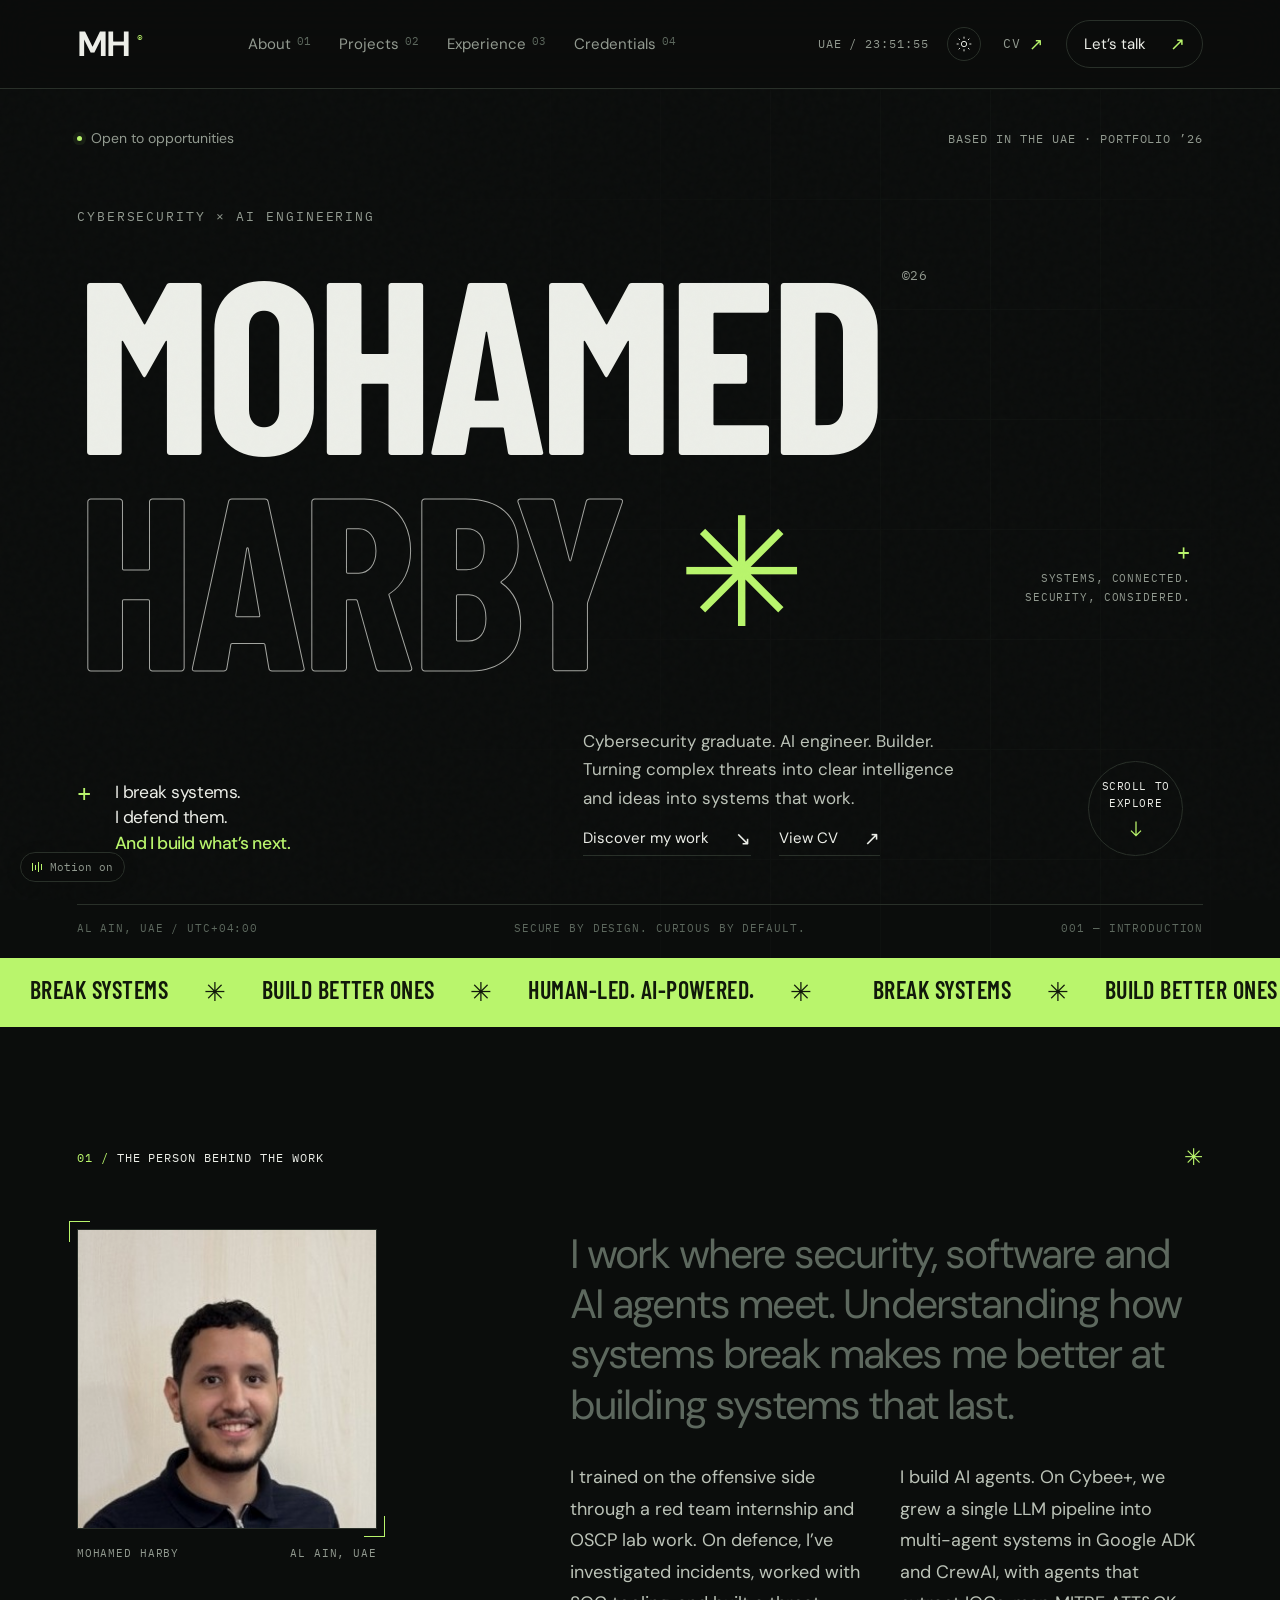
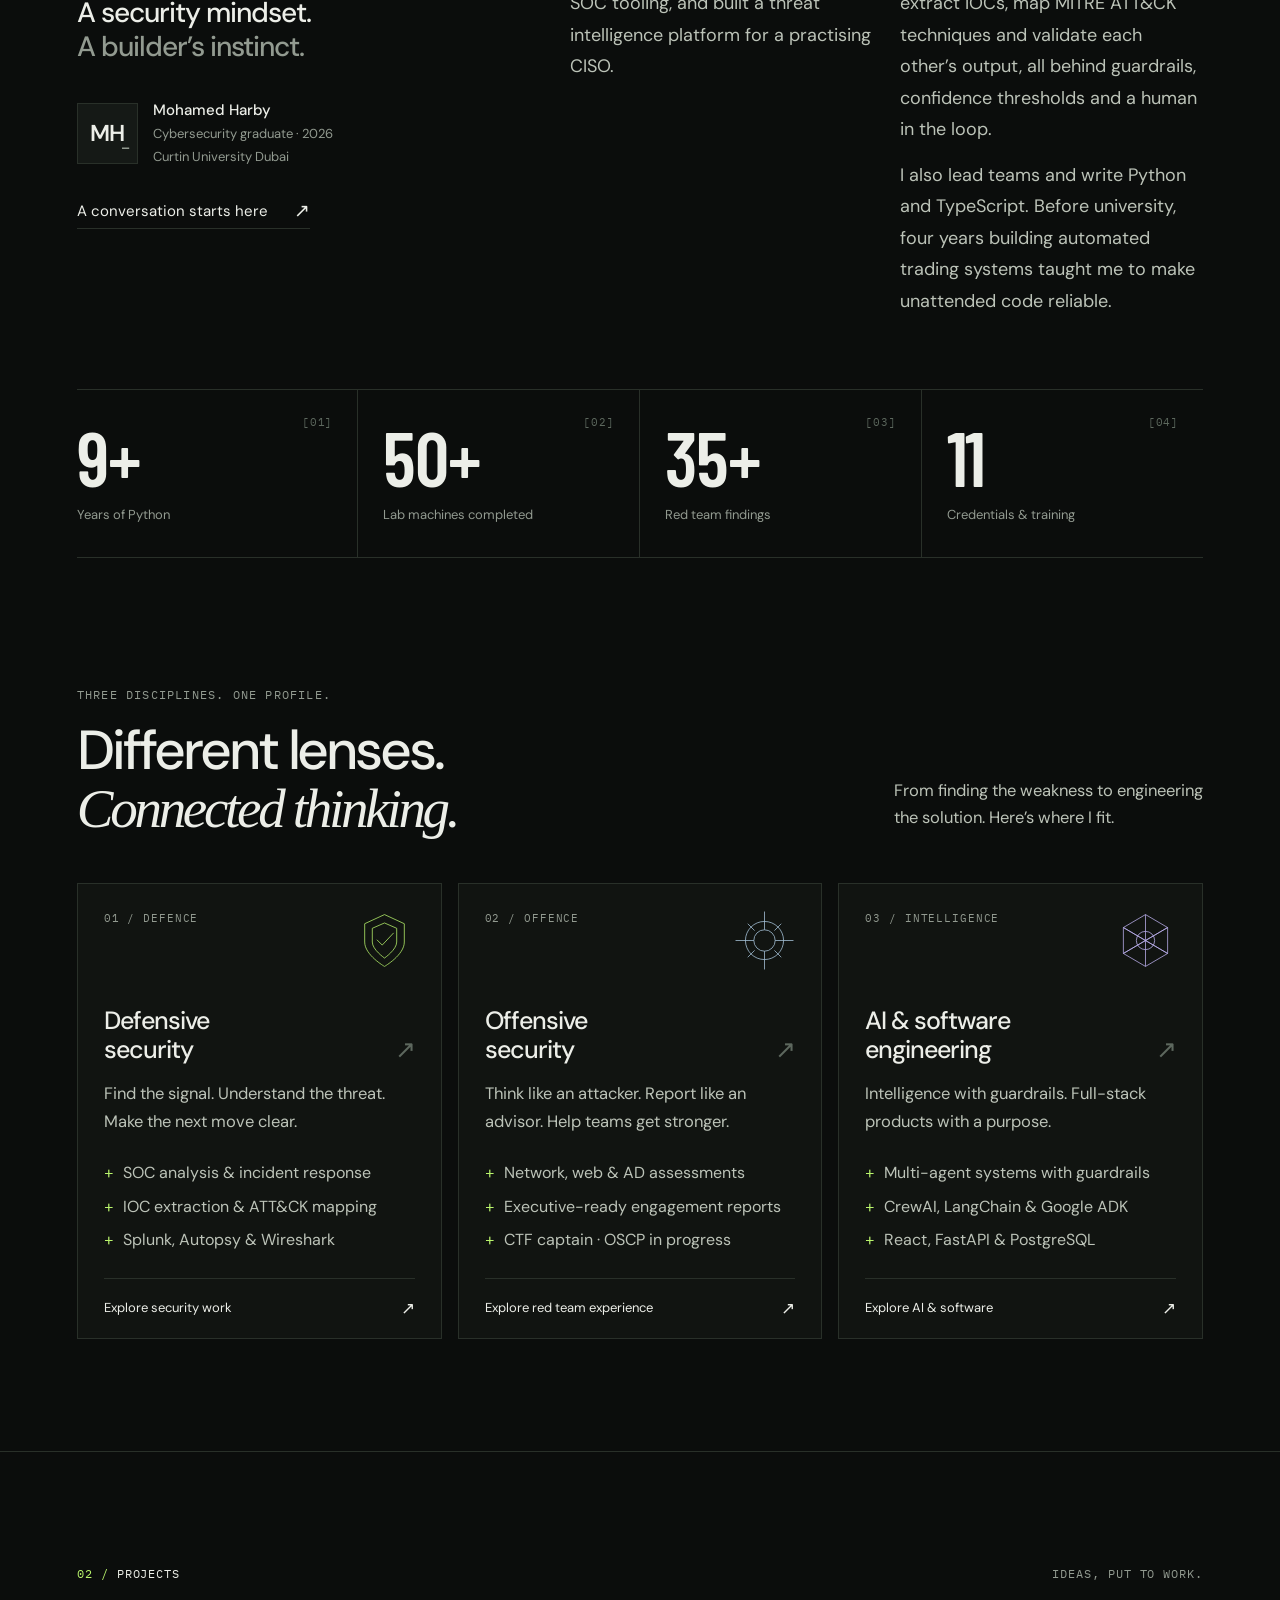
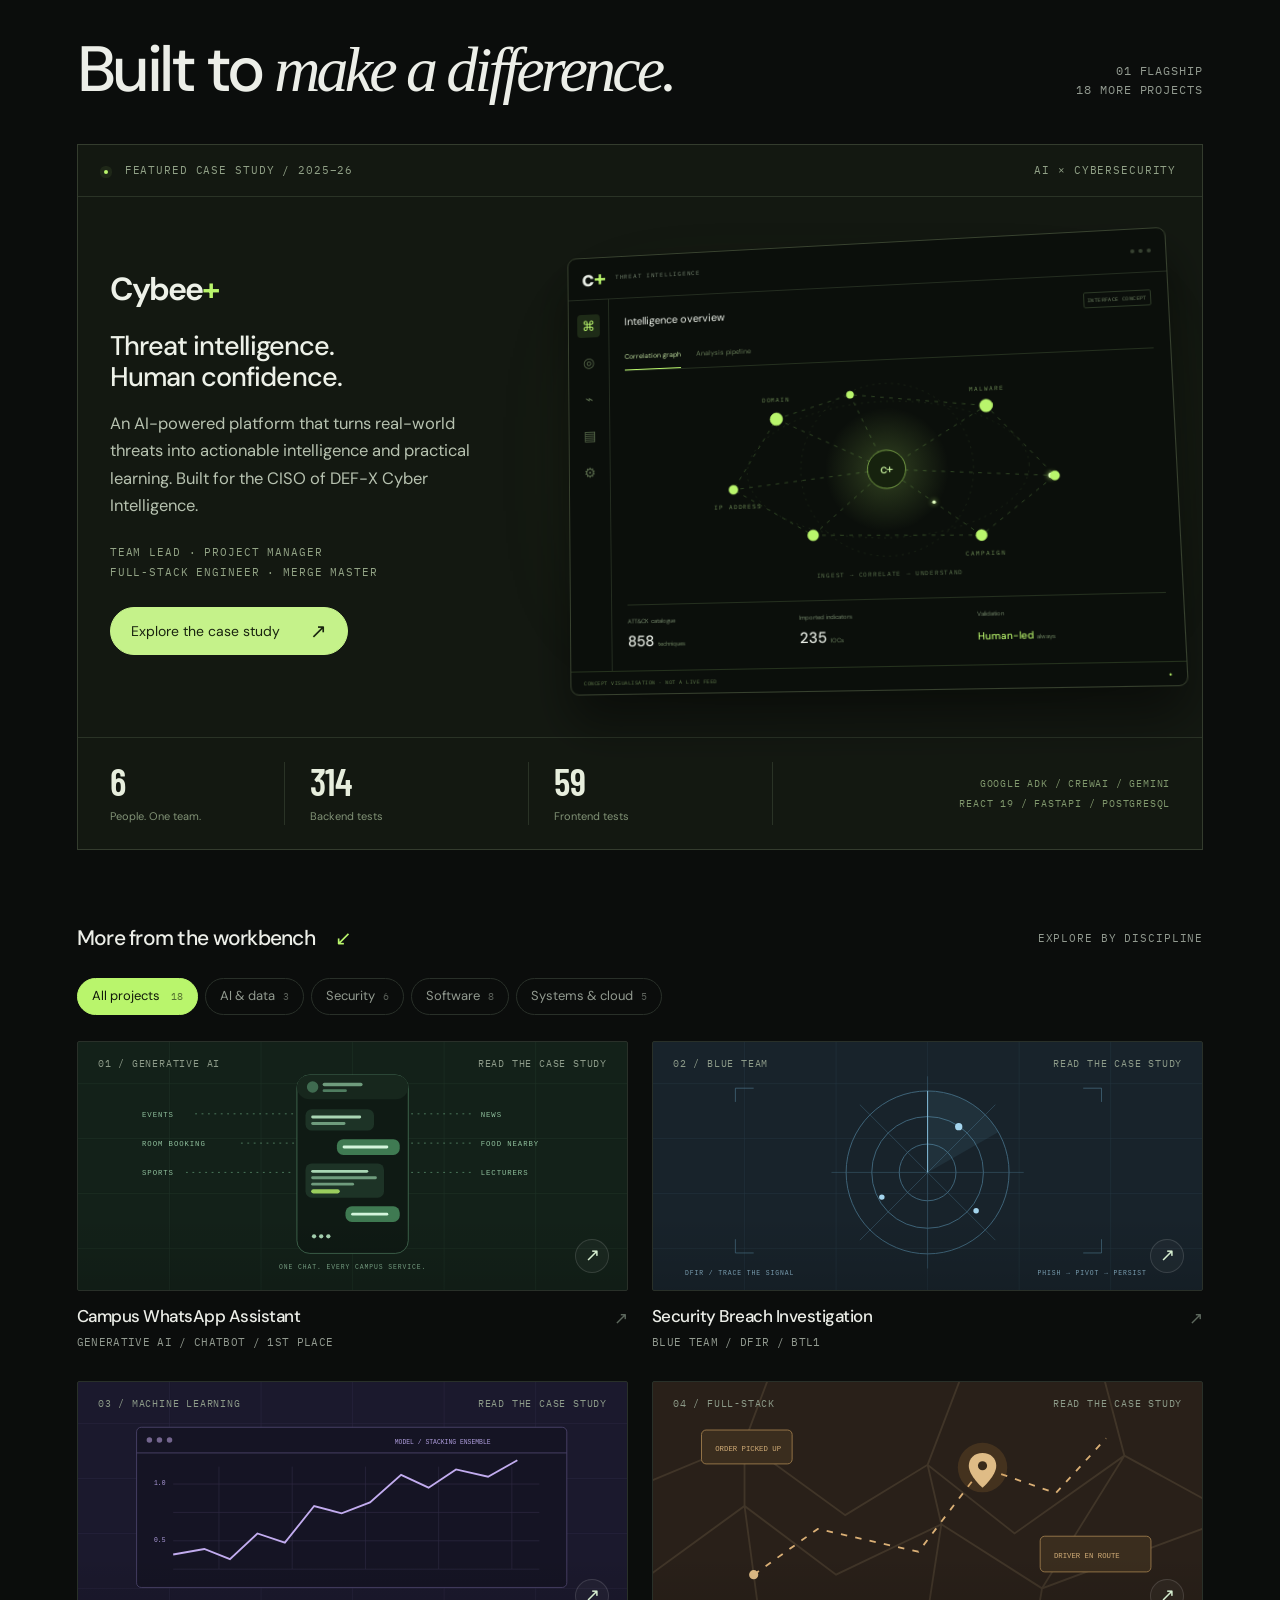
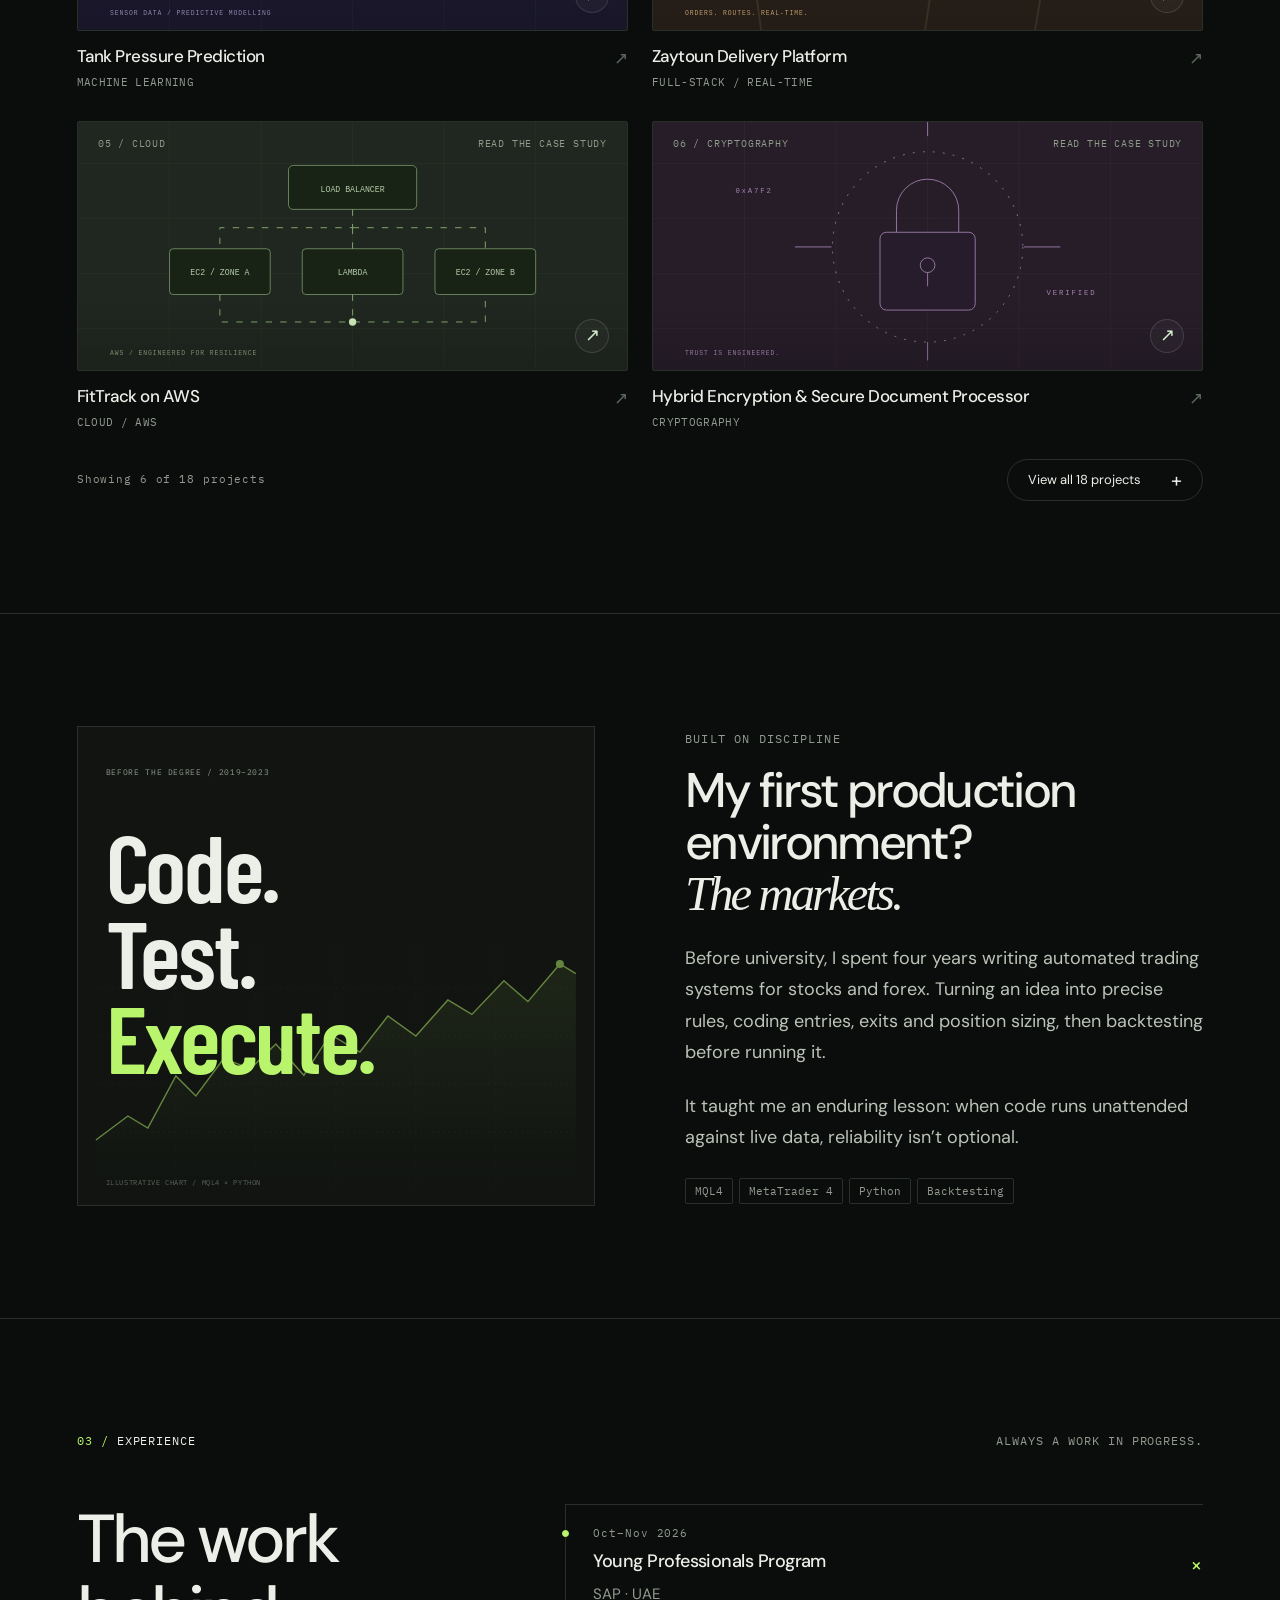
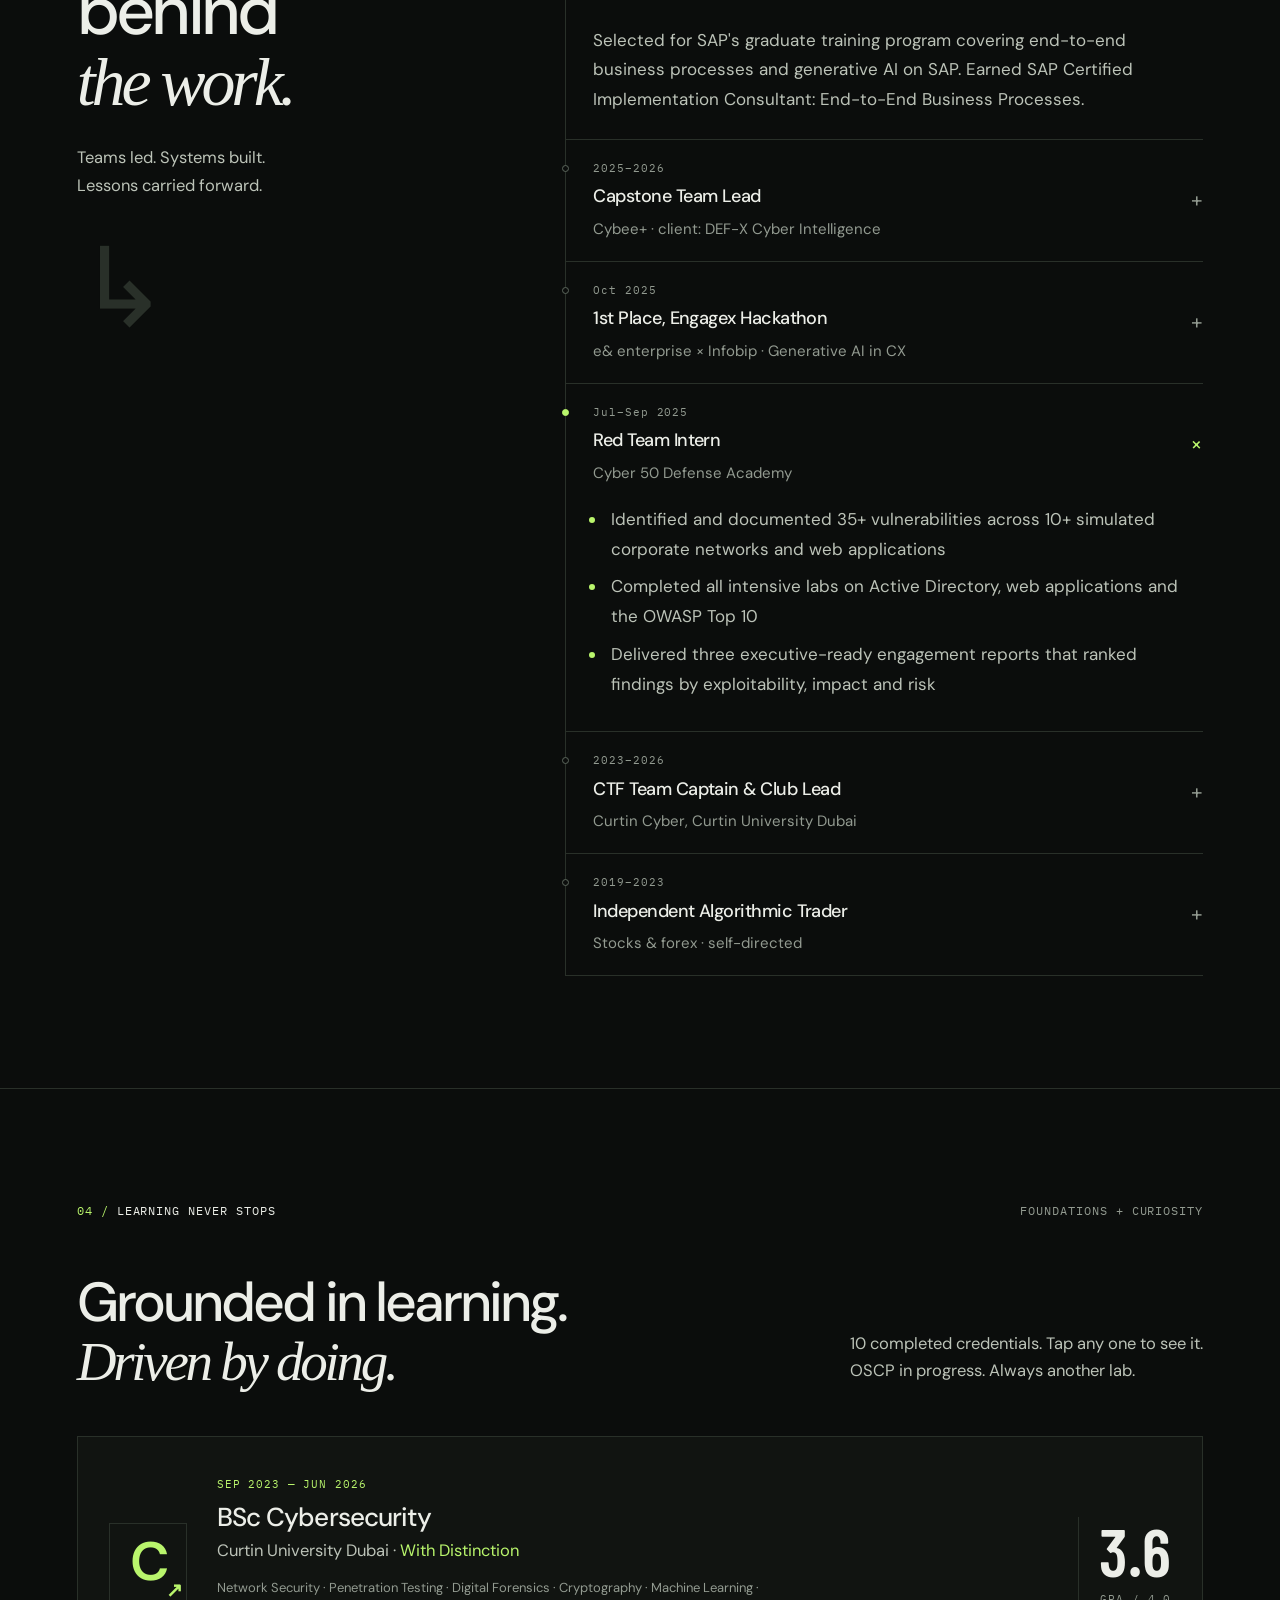
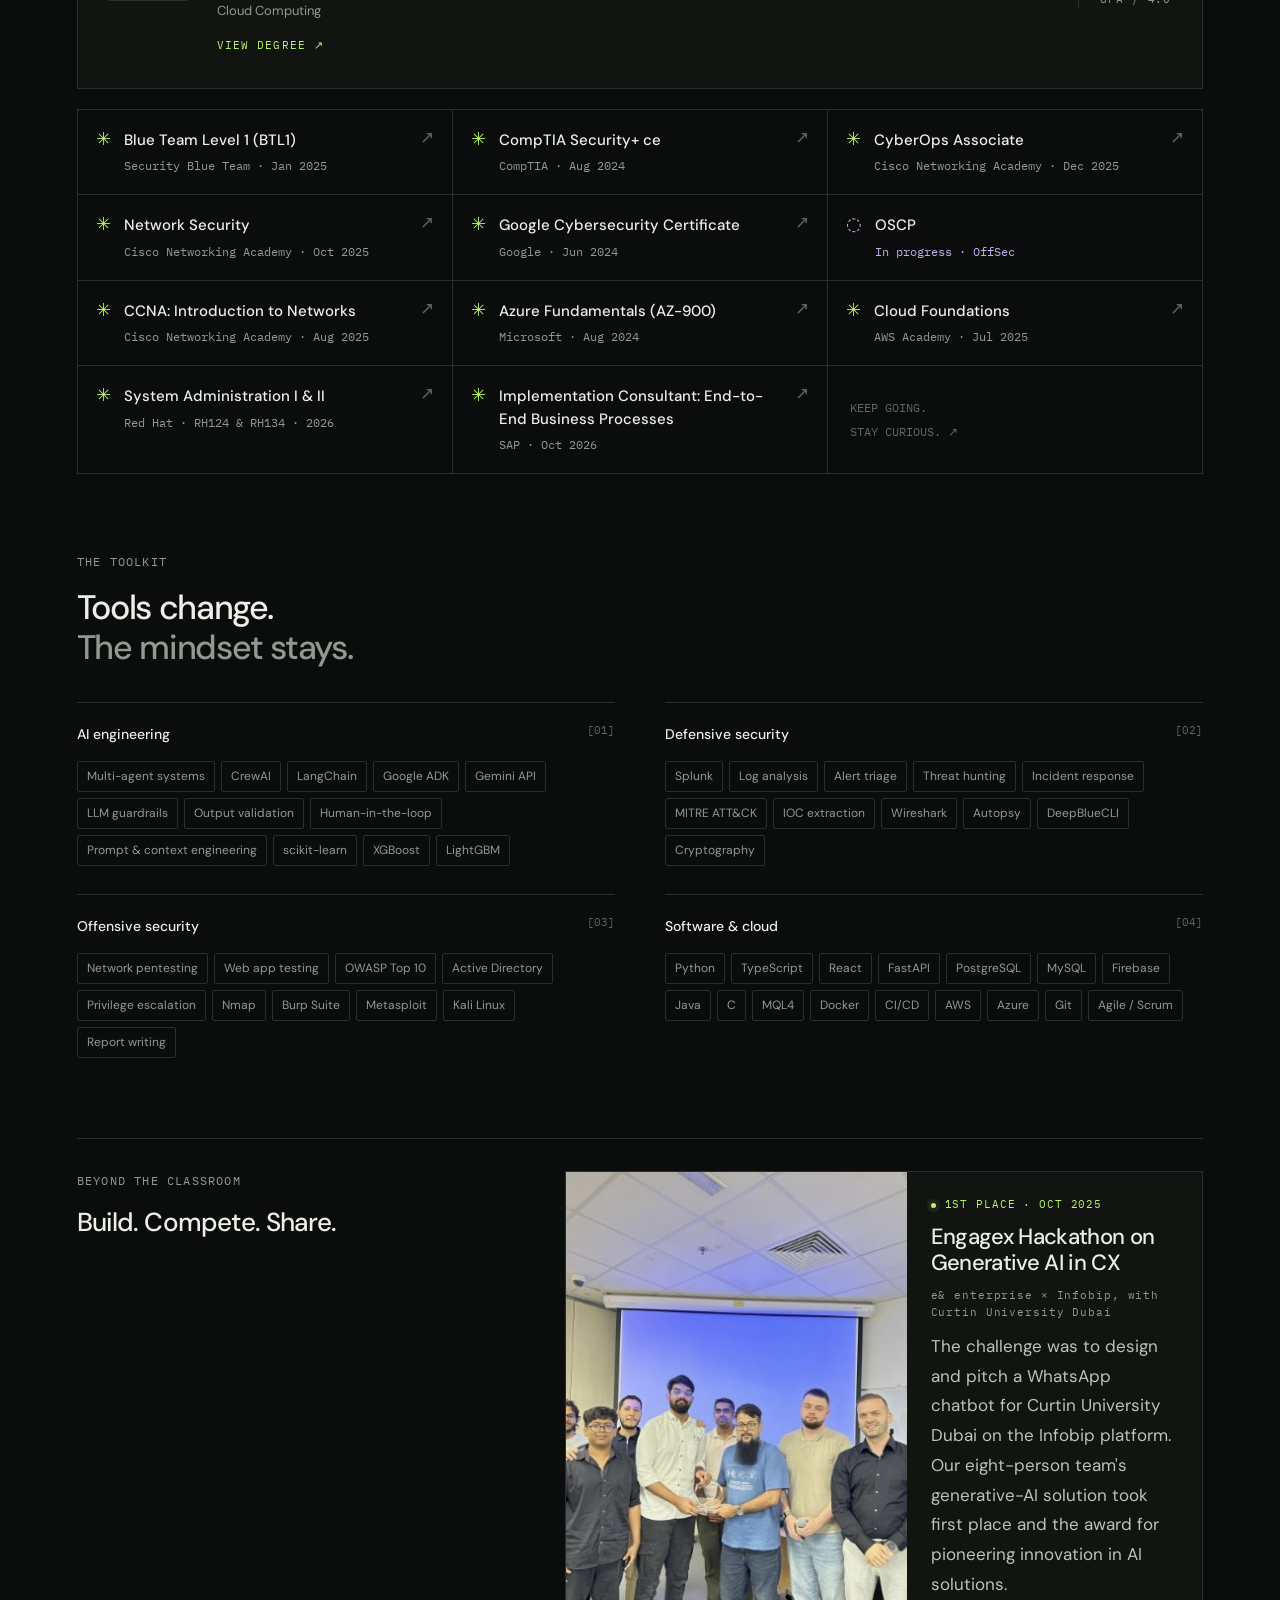
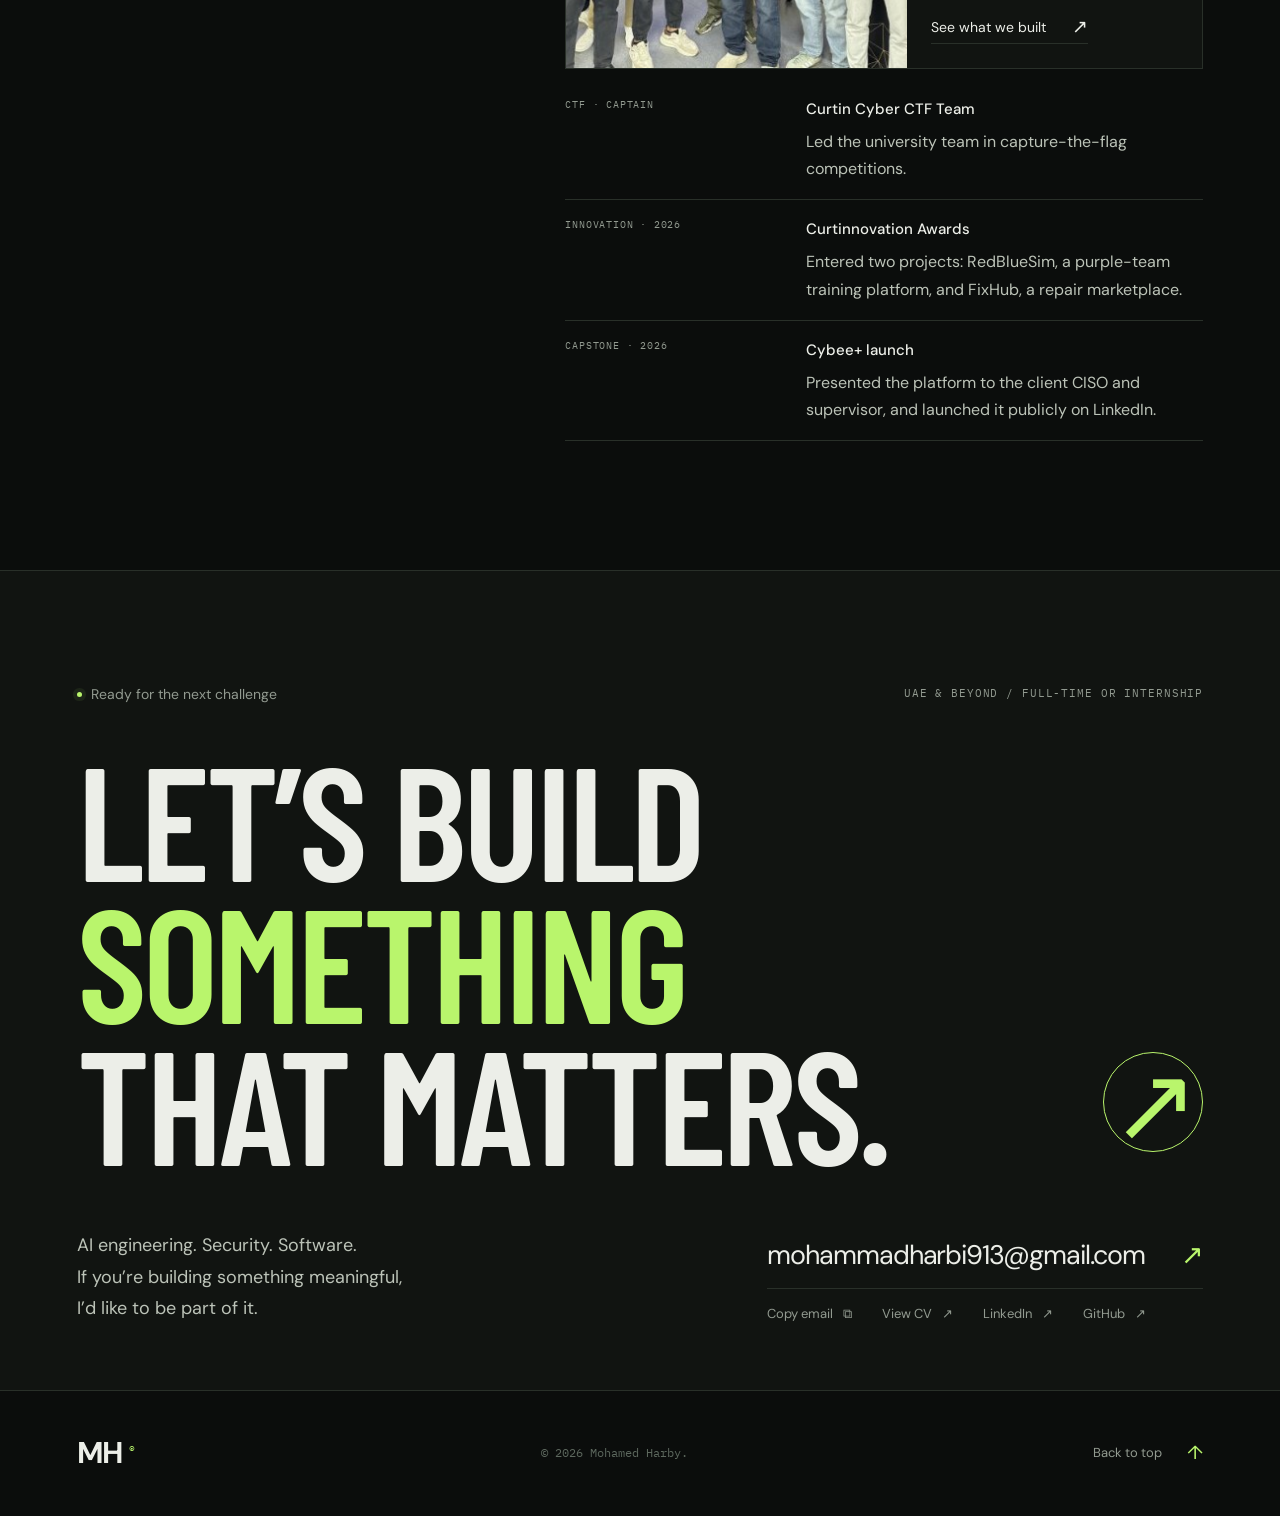
<file: public/index.html>
<!DOCTYPE html>
<html lang="en" data-theme="dark">
<head>
  <meta charset="utf-8">
  <meta name="viewport" content="width=device-width,initial-scale=1,viewport-fit=cover">
  <meta name="theme-color" content="#0b0d0c">
  <meta name="description" content="Mohamed Harby — cybersecurity graduate, AI engineer and full-stack builder based in the UAE. Explore Cybee+, security investigations, software and systems work.">
  <meta property="og:title" content="Mohamed Harby — Cybersecurity × AI Engineering">
  <meta property="og:description" content="Cybersecurity graduate building multi-agent AI for threat intelligence. SOC, red team and full-stack work, based in the UAE.">
  <meta property="og:type" content="website">
  <meta property="og:image" content="https://mohamed-harby.web.app/assets/images/og-image-v2.jpg">
  <meta property="og:image:width" content="1200">
  <meta property="og:image:height" content="630">
  <meta property="og:image:alt" content="Mohamed Harby — Cybersecurity × AI Engineering">
  <meta property="og:site_name" content="Mohamed Harby">
  <meta name="twitter:card" content="summary_large_image">
  <meta name="twitter:image" content="https://mohamed-harby.web.app/assets/images/og-image-v2.jpg">
  <title>Mohamed Harby — Cybersecurity × AI Engineering</title>
  <link rel="icon" href="assets/favicon.svg" type="image/svg+xml">
  <link rel="preload" href="assets/fonts/barlow-condensed-latin-700-normal.woff2" as="font" type="font/woff2" crossorigin>
  <link rel="preload" href="assets/fonts/dm-sans-latin-wght-normal.woff2" as="font" type="font/woff2" crossorigin>
  <link rel="stylesheet" href="assets/fonts/fonts.css">
  <link rel="stylesheet" href="styles.css">
  <script src="content.js" defer></script>
  <script src="art.js" defer></script>
  <script src="app.js" defer></script>
</head>
<body>
  <a class="skip-link" href="#main">Skip to content</a>
  <div class="intro-curtain" aria-hidden="true"><div class="intro-mark">MH<span>®</span></div><div class="intro-bottom"><span>SECURITY MEETS INTELLIGENCE</span><span id="load-count">000</span></div><div class="intro-line"></div></div>
  <div class="scroll-progress" aria-hidden="true"></div>
  <div class="cursor" aria-hidden="true"><span>Explore</span></div>
  <div class="grain" aria-hidden="true"></div>

  <header class="site-header">
    <a class="wordmark" href="#home" aria-label="Mohamed Harby, home">MH<span>®</span></a>
    <nav class="desktop-nav" aria-label="Main navigation">
      <a href="#about" data-nav="about" class="nav-link">About<span>01</span></a>
      <a href="#work" data-nav="work" class="nav-link">Projects<span>02</span></a>
      <a href="#experience" data-nav="experience" class="nav-link">Experience<span>03</span></a>
      <a href="#credentials" data-nav="credentials" class="nav-link">Credentials<span>04</span></a>
    </nav>
    <div class="header-right">
      <span class="local-time mono" data-clock>UAE / 00:00:00</span>
      <button class="icon-button theme-toggle" type="button" aria-label="Switch to light theme" aria-pressed="false"><svg viewBox="0 0 24 24" fill="none" stroke="currentColor" stroke-width="1.4" aria-hidden="true"><circle cx="12" cy="12" r="4"/><path d="M12 1v3m0 16v3M1 12h3m16 0h3M4 4l2 2m12 12 2 2M4 20l2-2M18 6l2-2"/></svg></button>
      <a href="assets/cv/Mohamed-Harby-CV.pdf" class="cv-link" target="_blank" rel="noopener" aria-label="Open my CV (PDF) in a new tab">CV <span>↗︎</span></a>
      <a href="#contact" class="talk-button magnetic">Let’s talk <span>↗︎</span></a>
      <button class="menu-toggle icon-button" aria-label="Open navigation" aria-expanded="false" aria-controls="mobile-nav"><span></span><span></span></button>
    </div>
  </header>
  <nav id="mobile-nav" class="mobile-nav" aria-label="Mobile navigation" hidden>
    <span class="mono">EXPLORE THE PORTFOLIO</span>
    <a href="#about">About <small>01</small></a><a href="#work">Projects <small>02</small></a><a href="#experience">Experience <small>03</small></a><a href="#credentials">Credentials <small>04</small></a><a href="#contact">Let’s talk <small>↗︎</small></a><a href="assets/cv/Mohamed-Harby-CV.pdf" target="_blank" rel="noopener">View CV <small>↗︎</small></a>
    <div class="mono">AL AIN, UAE · OPEN TO OPPORTUNITIES</div>
  </nav>

  <main id="main">
    <section class="hero section-shell" id="home" aria-labelledby="hero-title">
      <div class="hero-grid" aria-hidden="true"></div>
      <canvas id="hero-canvas" aria-hidden="true"></canvas>
      <div class="hero-topline">
        <span class="availability"><i></i> Open to opportunities</span>
        <span class="mono hero-edition">BASED IN THE UAE · PORTFOLIO ’26</span>
      </div>
      <div class="hero-intro"><span class="mono">CYBERSECURITY × AI ENGINEERING</span></div>
      <h1 id="hero-title" class="hero-title" aria-label="Mohamed Harby"><span class="title-line"><span>MOHAMED</span><sup>©26</sup></span><span class="title-line last-line"><span class="outline-name" data-scramble="HARBY">HARBY</span><span class="hero-asterisk" aria-hidden="true">✳︎</span></span></h1>
      <div class="orb-note mono" aria-hidden="true"><span class="crosshair">+</span> SYSTEMS, CONNECTED.<span>SECURITY, CONSIDERED.</span></div>
      <div class="hero-bottom">
        <div class="hero-tagline"><span class="small-plus" aria-hidden="true">+</span><p>I break systems.<br>I defend them.<br><strong>And I build what’s next.</strong></p></div>
        <div class="hero-description"><p>Cybersecurity graduate. AI engineer. Builder.<br>Turning complex threats into clear intelligence<br class="desktop-break"> and ideas into systems that work.</p><div class="hero-links"><a class="text-link" href="#work">Discover my work <span>↘︎</span></a><a class="text-link" href="assets/cv/Mohamed-Harby-CV.pdf" target="_blank" rel="noopener">View CV <span>↗︎</span></a></div></div>
        <a class="scroll-circle magnetic" href="#about" aria-label="Scroll to about"><span>SCROLL TO<br>EXPLORE</span><svg viewBox="0 0 24 24" aria-hidden="true"><path d="M12 3v17m-6-6 6 6 6-6"/></svg></a>
      </div>
      <div class="hero-coordinates mono"><span>AL AIN, UAE / UTC+04:00</span><span>SECURE BY DESIGN. CURIOUS BY DEFAULT.</span><span class="hero-page">001 — INTRODUCTION</span></div>
    </section>

    <div class="marquee" aria-hidden="true"><div class="marquee-track"><span>BREAK SYSTEMS <i>✳︎</i> BUILD BETTER ONES <i>✳︎</i> HUMAN-LED. AI-POWERED. <i>✳︎</i></span><span>BREAK SYSTEMS <i>✳︎</i> BUILD BETTER ONES <i>✳︎</i> HUMAN-LED. AI-POWERED. <i>✳︎</i></span></div></div>

    <section class="about-section section-shell section-space" id="about" aria-labelledby="about-title">
      <div class="section-kicker reveal"><span class="mono"><span class="accent">01 /</span> THE PERSON BEHIND THE WORK</span><span class="section-star" aria-hidden="true">✳︎</span></div>
      <div class="about-layout">
        <div class="about-aside reveal"><figure class="portrait"><div class="portrait-frame"><img src="assets/images/mohamed-harby-headshot.jpg" alt="Mohamed Harby" width="286" height="286" loading="lazy"></div><figcaption class="mono"><span>MOHAMED HARBY</span><span>AL AIN, UAE</span></figcaption></figure><h2 id="about-title">A security mindset.<br><span class="muted">A builder’s instinct.</span></h2><div class="identity-block"><div class="identity-monogram" aria-hidden="true">MH<span>_</span></div><div><strong>Mohamed Harby</strong><span>Cybersecurity graduate · 2026</span><span>Curtin University Dubai</span></div></div><a href="#contact" class="text-link">A conversation starts here <span>↗︎</span></a></div>
        <div class="about-story"><p class="read-reveal" data-read-reveal>I work where security, software and AI agents meet. Understanding how systems break makes me better at building systems that last.</p><div class="story-columns reveal"><p>I trained on the offensive side through a red team internship and OSCP lab work. On defence, I’ve investigated incidents, worked with SOC tooling, and built a threat intelligence platform for a practising CISO.</p><div class="story-col"><p>I build AI agents. On Cybee+, we grew a single LLM pipeline into multi-agent systems in Google ADK and CrewAI, with agents that extract IOCs, map MITRE ATT&amp;CK techniques and validate each other’s output, all behind guardrails, confidence thresholds and a human in the loop.</p><p>I also lead teams and write Python and TypeScript. Before university, four years building automated trading systems taught me to make unattended code reliable.</p></div></div></div>
      </div>
      <div class="stat-strip">
        <div class="stat reveal"><span class="stat-index mono">[01]</span><strong data-count="9" data-suffix="+">9+</strong><span>Years of Python</span></div>
        <div class="stat reveal"><span class="stat-index mono">[02]</span><strong data-count="50" data-suffix="+">50+</strong><span>Lab machines completed</span></div>
        <div class="stat reveal"><span class="stat-index mono">[03]</span><strong data-count="35" data-suffix="+">35+</strong><span>Red team findings</span></div>
        <div class="stat reveal"><span class="stat-index mono">[04]</span><strong data-count="11">11</strong><span>Credentials &amp; training</span></div>
      </div>
    </section>

    <section class="focus-section section-shell section-space" id="focus" aria-labelledby="focus-title">
      <div class="section-heading reveal"><div><span class="mono section-label">THREE DISCIPLINES. ONE PROFILE.</span><h2 id="focus-title">Different lenses.<br><span class="serif-word">Connected thinking.</span></h2></div><p>From finding the weakness to engineering<br class="desktop-break"> the solution. Here’s where I fit.</p></div>
      <div class="focus-grid">
        <article class="focus-card reveal spotlight" data-cursor="Explore"><div class="focus-card-top"><span class="mono">01 / DEFENCE</span><svg viewBox="0 0 80 80" aria-hidden="true"><g fill="none" stroke="currentColor"><path d="m40 6 26 12v24c0 17-26 32-26 32S14 59 14 42V18Z"/><path d="m40 17 16 7v18c0 10-16 21-16 21S24 52 24 42V24Z"/><path d="m30 39 7 7 15-16"/></g></svg></div><h3>Defensive<br>security<span>↗︎</span></h3><p>Find the signal. Understand the threat. Make the next move clear.</p><ul><li>SOC analysis &amp; incident response</li><li>IOC extraction &amp; ATT&amp;CK mapping</li><li>Splunk, Autopsy &amp; Wireshark</li></ul><a href="#work" class="focus-link" data-filter-jump="sec">Explore security work <span>↗︎</span></a></article>
        <article class="focus-card reveal spotlight" data-cursor="Explore"><div class="focus-card-top"><span class="mono">02 / OFFENCE</span><svg viewBox="0 0 80 80" aria-hidden="true"><g fill="none" stroke="currentColor"><circle cx="40" cy="40" r="25"/><circle cx="40" cy="40" r="14"/><path d="M40 2v24m0 28v24M2 40h24m28 0h24"/><path d="m18 18 9 9m26 26 9 9M18 62l9-9m26-26 9-9"/></g></svg></div><h3>Offensive<br>security<span>↗︎</span></h3><p>Think like an attacker. Report like an advisor. Help teams get stronger.</p><ul><li>Network, web &amp; AD assessments</li><li>Executive-ready engagement reports</li><li>CTF captain · OSCP in progress</li></ul><a href="#experience" class="focus-link">Explore red team experience <span>↗︎</span></a></article>
        <article class="focus-card reveal spotlight" data-cursor="Explore"><div class="focus-card-top"><span class="mono">03 / INTELLIGENCE</span><svg viewBox="0 0 80 80" aria-hidden="true"><g fill="none" stroke="currentColor"><path d="m40 6 29 17v34L40 74 11 57V23Z"/><path d="m40 6 0 68M11 23l58 34M69 23 11 57M11 23l29 17 29-17M11 57l29-17 29 17"/><circle cx="40" cy="40" r="12"/></g></svg></div><h3>AI &amp; software<br>engineering<span>↗︎</span></h3><p>Intelligence with guardrails. Full-stack products with a purpose.</p><ul><li>Multi-agent systems with guardrails</li><li>CrewAI, LangChain &amp; Google ADK</li><li>React, FastAPI &amp; PostgreSQL</li></ul><a href="#work" class="focus-link" data-filter-jump="ai">Explore AI &amp; software <span>↗︎</span></a></article>
      </div>
    </section>

    <section class="work-section section-shell section-space" id="work" aria-labelledby="work-title">
      <div class="section-kicker reveal"><span class="mono"><span class="accent">02 /</span> PROJECTS</span><span class="mono muted">IDEAS, PUT TO WORK.</span></div>
      <div class="work-title-row reveal"><h2 id="work-title">Built to <span class="serif-word">make a difference.</span></h2><span class="work-count mono">01 FLAGSHIP<br><span id="work-count-number">16</span> MORE PROJECTS</span></div>
      <article class="featured-project spotlight reveal" id="cybee">
        <div class="featured-top"><span class="mono"><i class="status-dot"></i> FEATURED CASE STUDY / 2025–26</span><span class="mono">AI × CYBERSECURITY</span></div>
        <div class="featured-main">
          <div class="featured-copy"><span class="cybee-wordmark">Cybee<span>+</span></span><h3>Threat intelligence.<br>Human confidence.</h3><p>An AI-powered platform that turns real-world threats into actionable intelligence and practical learning. Built for the CISO of DEF-X Cyber Intelligence.</p><div class="featured-role mono">TEAM LEAD · PROJECT MANAGER<br>FULL-STACK ENGINEER · MERGE MASTER</div><a class="pill-button light-button magnetic" href="project.html?p=cybee-plus">Explore the case study <span>↗︎</span></a></div>
          <div class="dashboard-wrap" data-tilt>
            <div class="dashboard"><div class="dash-bar"><span class="dash-brand">c<span>+</span></span><span class="mono">THREAT INTELLIGENCE</span><span class="dash-traffic"><i></i><i></i><i></i></span></div><div class="dash-body"><div class="dash-sidebar" aria-hidden="true"><span class="dash-icon active">⌘</span><span class="dash-icon">◎</span><span class="dash-icon">⌁</span><span class="dash-icon">▤</span><span class="dash-icon">⚙︎</span></div><div class="dash-content"><div class="dash-heading"><span>Intelligence overview</span><span class="mono demo-tag">INTERFACE CONCEPT</span></div><div class="dash-tabs" role="tablist" aria-label="Cybee interface preview"><button role="tab" id="tab-network" aria-selected="true" aria-controls="view-network" data-dash="network">Correlation graph</button><button role="tab" id="tab-pipeline" aria-selected="false" aria-controls="view-pipeline" data-dash="pipeline" tabindex="-1">Analysis pipeline</button></div><div class="dash-view" id="view-network" role="tabpanel" aria-labelledby="tab-network"><svg viewBox="0 0 480 220" class="network-art" aria-label="Illustrative threat correlation graph"><defs><radialGradient id="node-glow"><stop stop-color="#b9f56c" stop-opacity=".22"/><stop offset="1" stop-color="#b9f56c" stop-opacity="0"/></radialGradient></defs><g class="graph-orbit"><circle cx="240" cy="110" r="95"/><ellipse cx="240" cy="110" rx="155" ry="75"/></g><g class="graph-lines"><path d="M240 110 119 50 69 127 157 180 240 110 341 185 422 123 351 44 240 110 202 26M240 110 69 127M240 110 422 123M119 50 202 26 351 44M157 180 341 185"/></g><g class="graph-travel"><circle r="3"><animateMotion dur="4s" repeatCount="indefinite" path="M119 50 240 110 422 123"/></circle><circle r="2"><animateMotion dur="5s" repeatCount="indefinite" path="M69 127 240 110 341 185"/></circle></g><circle cx="240" cy="110" r="68" fill="url(#node-glow)"/><g class="graph-nodes"><circle cx="119" cy="50" r="7"/><circle cx="69" cy="127" r="5"/><circle cx="157" cy="180" r="6"/><circle cx="341" cy="185" r="6"/><circle cx="422" cy="123" r="5"/><circle cx="351" cy="44" r="7"/><circle cx="202" cy="26" r="4"/><circle cx="240" cy="110" r="21" class="graph-core"/></g><g class="graph-labels"><text x="240" y="114" text-anchor="middle">c+</text><text x="119" y="31" text-anchor="middle">DOMAIN</text><text x="47" y="149">IP ADDRESS</text><text x="352" y="27" text-anchor="middle">MALWARE</text><text x="345" y="207" text-anchor="middle">CAMPAIGN</text></g></svg><div class="dash-caption mono">INGEST →︎ CORRELATE →︎ UNDERSTAND</div></div><div class="dash-view pipeline-mini" id="view-pipeline" role="tabpanel" aria-labelledby="tab-pipeline" hidden><div><span>01</span><b>Ingest</b><small>ThreatFox · CSV · manual</small></div><i>↓︎</i><div><span>02</span><b>Analyse &amp; validate</b><small>AI agents + local ATT&amp;CK catalogue</small></div><i>↓︎</i><div><span>03</span><b>Keep analysts in control</b><small>Confidence &lt; 0.70 →︎ human review</small></div></div><div class="dash-metrics"><div><span>ATT&amp;CK catalogue</span><b>858 <small>techniques</small></b></div><div><span>Imported indicators</span><b>235 <small>IOCs</small></b></div><div><span>Validation</span><b class="accent">Human-led <small>always</small></b></div></div></div></div><div class="dash-footer mono"><span>CONCEPT VISUALISATION · NOT A LIVE FEED</span><span>●</span></div></div>
          </div>
        </div>
        <div class="featured-bottom"><div><strong data-count="6">6</strong><span>People. One team.</span></div><div><strong data-count="314">314</strong><span>Backend tests</span></div><div><strong data-count="59">59</strong><span>Frontend tests</span></div><div class="featured-stack mono">GOOGLE ADK / CREWAI / GEMINI<br>REACT 19 / FASTAPI / POSTGRESQL</div></div>
      </article>
      <div class="project-archive">
        <div class="archive-head reveal"><h3>More from the workbench<span>↙︎</span></h3><span class="mono muted">EXPLORE BY DISCIPLINE</span></div>
        <div class="project-filters reveal" role="group" aria-label="Filter projects"><button class="filter-button" data-filter="all" aria-pressed="true">All projects <span>16</span></button><button class="filter-button" data-filter="ai" aria-pressed="false">AI &amp; data</button><button class="filter-button" data-filter="sec" aria-pressed="false">Security</button><button class="filter-button" data-filter="dev" aria-pressed="false">Software</button><button class="filter-button" data-filter="sys" aria-pressed="false">Systems &amp; cloud</button></div>
        <div class="projects-grid" id="projects-grid"></div>
        <div class="archive-bottom"><span class="mono muted" id="project-count" role="status" aria-live="polite">Showing 6 of 16 projects</span><button class="pill-button outline-button" id="show-projects">View all 16 projects <span>+</span></button></div>
      </div>
    </section>

    <section class="trading-section section-shell section-space" id="trading" aria-labelledby="trading-title">
      <div class="trading-visual reveal"><span class="mono chart-label">BEFORE THE DEGREE / 2019–2023</span><div class="chart-title">Code.<br>Test.<br><span>Execute.</span></div><svg class="trade-chart" viewBox="0 0 600 300" aria-label="Decorative algorithmic trading chart, not investment performance"><defs><linearGradient id="chart-fill" x1="0" y1="0" x2="0" y2="1"><stop stop-color="#b9f56c" stop-opacity=".16"/><stop offset="1" stop-color="#b9f56c" stop-opacity="0"/></linearGradient></defs><g class="chart-grid"><path d="M0 50H600M0 110H600M0 170H600M0 230H600M100 0V300M200 0V300M300 0V300M400 0V300M500 0V300"/></g><path fill="url(#chart-fill)" d="M0 240 40 210 65 225 100 160 125 185 160 138 193 151 225 120 260 159 293 108 330 130 365 85 400 110 440 65 470 83 510 41 540 67 580 20 600 32V300H0Z"/><path class="chart-line" d="M0 240 40 210 65 225 100 160 125 185 160 138 193 151 225 120 260 159 293 108 330 130 365 85 400 110 440 65 470 83 510 41 540 67 580 20 600 32"/><circle class="chart-pulse" cx="580" cy="20" r="5"/></svg><span class="mono chart-caption">ILLUSTRATIVE CHART / MQL4 × PYTHON</span></div>
      <div class="trading-copy reveal"><span class="mono section-label">BUILT ON DISCIPLINE</span><h2 id="trading-title">My first production<br>environment?<br><span class="serif-word">The markets.</span></h2><p>Before university, I spent four years writing automated trading systems for stocks and forex. Turning an idea into precise rules, coding entries, exits and position sizing, then backtesting before running it.</p><p>It taught me an enduring lesson: when code runs unattended against live data, reliability isn’t optional.</p><div class="tag-row"><span>MQL4</span><span>MetaTrader 4</span><span>Python</span><span>Backtesting</span></div></div>
    </section>

    <section class="experience-section section-shell section-space" id="experience" aria-labelledby="experience-title">
      <div class="section-kicker reveal"><span class="mono"><span class="accent">03 /</span> EXPERIENCE</span><span class="mono muted">ALWAYS A WORK IN PROGRESS.</span></div>
      <div class="journey-layout"><div class="journey-heading reveal"><h2 id="experience-title">The work<br>behind<br><span class="serif-word">the work.</span></h2><p>Teams led. Systems built.<br>Lessons carried forward.</p><span class="journey-symbol" aria-hidden="true">↳︎</span></div><div class="timeline" id="timeline"></div></div>
    </section>

    <section class="credentials-section section-shell section-space" id="credentials" aria-labelledby="credentials-title">
      <div class="section-kicker reveal"><span class="mono"><span class="accent">04 /</span> LEARNING NEVER STOPS</span><span class="mono muted">FOUNDATIONS + CURIOSITY</span></div>
      <div class="section-heading reveal"><h2 id="credentials-title">Grounded in learning.<br><span class="serif-word">Driven by doing.</span></h2><p>10 completed credentials. Tap any one to see it.<br>OSCP in progress. Always another lab.</p></div>
      <div class="education-card reveal is-clickable" id="degree-card"><div class="degree-symbol" aria-hidden="true">C<span>↗︎</span></div><div><span class="mono accent">SEP 2023 — JUN 2026</span><h3>BSc Cybersecurity</h3><p>Curtin University Dubai · <span class="accent">With Distinction</span></p><span class="degree-subjects">Network Security · Penetration Testing · Digital Forensics · Cryptography · Machine Learning · Cloud Computing</span><span class="view-hint mono">VIEW DEGREE ↗︎</span></div><div class="gpa"><strong>3.6</strong><span class="mono">GPA / 4.0</span></div><button class="card-open" type="button" id="open-degree" aria-label="View my BSc Cybersecurity degree certificate"></button></div>
      <div class="cert-list" id="cert-list"></div>
      <div class="skills-heading reveal"><span class="mono section-label">THE TOOLKIT</span><h3>Tools change.<br><span class="muted">The mindset stays.</span></h3></div><div class="skills-grid" id="skills-grid"></div>
      <div class="recognition reveal"><div><span class="mono section-label">BEYOND THE CLASSROOM</span><h3>Build. Compete. Share.</h3></div><div class="recognition-body"><div class="highlight-win" id="highlight-win"></div><div class="recognition-list" id="recognition-list"></div></div></div>
    </section>

    <section class="contact-section section-shell section-space" id="contact" aria-labelledby="contact-title">
      <div class="contact-top reveal"><span class="availability"><i></i> Ready for the next challenge</span><span class="mono">UAE &amp; BEYOND / FULL-TIME OR INTERNSHIP</span></div>
      <h2 id="contact-title" class="contact-title reveal">LET’S BUILD<br><span>SOMETHING</span><br><span class="contact-last">THAT MATTERS.<a href="mailto:mohammadharbi913@gmail.com" class="contact-arrow magnetic" aria-label="Email Mohamed Harby">↗︎</a></span></h2>
      <div class="contact-bottom reveal"><p>AI engineering. Security. Software.<br>If you’re building something meaningful,<br>I’d like to be part of it.</p><div class="contact-links"><a class="email-link" id="email-address" href="mailto:mohammadharbi913@gmail.com">mohammadharbi913@gmail.com <span>↗︎</span></a><div class="contact-actions"><button class="copy-button" id="copy-email">Copy email <span>⧉︎</span></button><a href="assets/cv/Mohamed-Harby-CV.pdf" target="_blank" rel="noopener">View CV <span>↗︎</span></a><a href="https://www.linkedin.com/in/mohamed-harby-aa7475167/" target="_blank" rel="noopener noreferrer">LinkedIn <span>↗︎</span></a><a href="https://github.com/MohamedHarby913" target="_blank" rel="noopener noreferrer">GitHub <span>↗︎</span></a></div></div></div>
    </section>
  </main>
  <footer class="site-footer section-shell"><a href="#home" class="wordmark" aria-label="Back to home">MH<span>®</span></a><span>© <span id="copyright-year">2026</span> Mohamed Harby.</span><a class="back-top" href="#home">Back to top <span>↑︎</span></a></footer>
  <button class="motion-toggle" id="motion-toggle" aria-pressed="true"><span class="motion-bars" aria-hidden="true"><i></i><i></i><i></i><i></i></span><span id="motion-label">Motion on</span></button>
  <div class="toast" role="status" aria-live="polite" id="toast"></div>
  <dialog id="media-dialog" class="project-dialog media-dialog" aria-labelledby="media-title"><div class="dialog-shell"><div class="dialog-top"><span class="mono" id="media-kicker">CREDENTIAL</span><button class="dialog-close icon-button" type="button" aria-label="Close">×</button></div><h2 id="media-title" class="media-title"></h2><p class="media-sub" id="media-sub"></p><div class="media-frame" id="media-frame"></div><div class="dialog-bottom"><span class="mono muted" id="media-foot">MOHAMED HARBY / CREDENTIALS</span><span class="media-actions" id="media-actions"></span></div></div></dialog>
  <noscript><style>.reveal{opacity:1!important;transform:none!important}.intro-curtain{display:none!important}</style><div class="noscript-note">Enable JavaScript to explore the interactive project archive and animations. You can still reach Mohamed at <a href="mailto:mohammadharbi913@gmail.com">mohammadharbi913@gmail.com</a>.</div></noscript>
</body>
</html>
</file>
<file: public/assets/fonts/fonts.css>
/* Self-hosted fonts (SIL Open Font License 1.1). Barlow Condensed, DM Sans, IBM Plex Mono. */
@font-face{font-family:'Barlow Condensed';font-style:normal;font-weight:600;font-display:block;src:url('barlow-condensed-latin-ext-600-normal.woff2') format('woff2');;}
@font-face{font-family:'Barlow Condensed';font-style:normal;font-weight:600;font-display:block;src:url('barlow-condensed-latin-600-normal.woff2') format('woff2');;}
@font-face{font-family:'Barlow Condensed';font-style:normal;font-weight:700;font-display:block;src:url('barlow-condensed-latin-ext-700-normal.woff2') format('woff2');;}
@font-face{font-family:'Barlow Condensed';font-style:normal;font-weight:700;font-display:block;src:url('barlow-condensed-latin-700-normal.woff2') format('woff2');;}
@font-face{font-family:'Barlow Condensed';font-style:normal;font-weight:800;font-display:block;src:url('barlow-condensed-latin-ext-800-normal.woff2') format('woff2');;}
@font-face{font-family:'Barlow Condensed';font-style:normal;font-weight:800;font-display:block;src:url('barlow-condensed-latin-800-normal.woff2') format('woff2');;}
@font-face{font-family:'DM Sans';font-style:normal;font-weight:100 1000;font-display:swap;src:url('dm-sans-latin-ext-wght-normal.woff2') format('woff2-variations');;}
@font-face{font-family:'DM Sans';font-style:normal;font-weight:100 1000;font-display:swap;src:url('dm-sans-latin-wght-normal.woff2') format('woff2-variations');;}
@font-face{font-family:'IBM Plex Mono';font-style:normal;font-weight:400;font-display:swap;src:url('ibm-plex-mono-latin-ext-400-normal.woff2') format('woff2');;}
@font-face{font-family:'IBM Plex Mono';font-style:normal;font-weight:400;font-display:swap;src:url('ibm-plex-mono-latin-400-normal.woff2') format('woff2');;}
@font-face{font-family:'IBM Plex Mono';font-style:normal;font-weight:500;font-display:swap;src:url('ibm-plex-mono-latin-ext-500-normal.woff2') format('woff2');;}
@font-face{font-family:'IBM Plex Mono';font-style:normal;font-weight:500;font-display:swap;src:url('ibm-plex-mono-latin-500-normal.woff2') format('woff2');;}
</file>
<file: public/styles.css>
@charset "UTF-8";
:root{--bg:#0b0d0c;--bg-soft:#111411;--surface:#151916;--surface-2:#1a1f1b;--ink:#eceee8;--muted:#929a90;--dim:#5d685e;--line:#293029;--accent:#b9f56c;--accent-ink:#11190a;--lavender:#bcb1ee;--header:rgba(11,13,12,.83);--sans:"DM Sans",Arial,sans-serif;--display:"Barlow Condensed","Arial Narrow",Impact,sans-serif;--mono:"IBM Plex Mono",monospace;--ease:cubic-bezier(.22,1,.36,1);color-scheme:dark;scroll-behavior:smooth;scroll-padding-top:110px}
:root[data-theme="light"]{--bg:#f0f0e8;--bg-soft:#e9eae0;--surface:#e4e7dd;--surface-2:#dce0d5;--ink:#182019;--muted:#586350;--dim:#899281;--line:#cbd1c1;--accent:#487025;--accent-ink:#f3f5ed;--lavender:#67519f;--header:rgba(240,240,232,.87);color-scheme:light}
*{box-sizing:border-box}body{margin:0;background:var(--bg);color:var(--ink);font-family:var(--sans);font-size:17.5px;line-height:1.6;-webkit-font-smoothing:antialiased;overflow-x:clip}body.dialog-open,body.menu-open{overflow:hidden}button,a{-webkit-tap-highlight-color:transparent}button,input{font:inherit}button{cursor:pointer}a{color:inherit;text-decoration:none}button{color:inherit}button:disabled{cursor:default}h1,h2,h3,p{margin:0}h1,h2,h3{font-weight:500}h2{font-size:clamp(36px,4.3vw,64px);line-height:1.06;letter-spacing:-.055em}h3{letter-spacing:-.035em}svg{display:block}button,a,summary{touch-action:manipulation}button:focus-visible,a:focus-visible,summary:focus-visible{outline:2px solid var(--accent);outline-offset:5px}::selection{background:var(--accent);color:var(--accent-ink)}[hidden]{display:none!important}.section-shell{padding-inline:clamp(22px,6vw,100px);max-width:1600px;margin-inline:auto}.section-space{padding-block:112px}.mono{font:13px/1.6 var(--mono);letter-spacing:.08em}.muted{color:var(--muted)}.accent{color:var(--accent)}.serif-word{font-family:Georgia,"Times New Roman",serif;font-style:italic;letter-spacing:-.06em;font-weight:400}.skip-link{position:fixed;top:8px;left:8px;z-index:120;transform:translateY(-150%);background:var(--accent);color:var(--accent-ink);padding:12px 20px}.skip-link:focus{transform:none}
.grain{position:fixed;inset:0;z-index:12;pointer-events:none;opacity:.024;background-image:url("data:image/svg+xml,%3Csvg viewBox='0 0 180 180' xmlns='http://www.w3.org/2000/svg'%3E%3Cfilter id='n'%3E%3CfeTurbulence type='fractalNoise' baseFrequency='.8' numOctaves='3' stitchTiles='stitch'/%3E%3C/filter%3E%3Cpath fill='%23fff' filter='url(%23n)' opacity='.8' d='M0 0h180v180H0z'/%3E%3C/svg%3E")}.scroll-progress{position:fixed;top:0;left:0;height:2px;width:100%;transform-origin:left;transform:scaleX(0);background:var(--accent);z-index:101;pointer-events:none}
.intro-curtain{position:fixed;inset:0;z-index:110;background:#b9f56c;color:#14200c;display:flex;align-items:center;justify-content:center;animation:curtain-exit 1s .35s var(--ease) both;pointer-events:none}.intro-mark{font-family:var(--sans);font-size:110px;font-weight:700;letter-spacing:-12px}.intro-mark span{font:16px var(--mono);vertical-align:top;display:inline-block;margin:32px 0 0 12px;letter-spacing:0}.intro-bottom{position:absolute;left:6vw;right:6vw;bottom:45px;display:flex;justify-content:space-between;font:11px var(--mono);letter-spacing:.08em}.intro-line{height:1px;background:#14200c;position:absolute;bottom:28px;left:6vw;width:88vw;transform-origin:left;animation:load-line 1s var(--ease) both}@keyframes load-line{from{transform:scaleX(0)}to{transform:scaleX(1)}}@keyframes curtain-exit{0%,35%{transform:translateY(0);visibility:visible}100%{transform:translateY(-101%);visibility:hidden}}
.site-header{height:89px;display:flex;align-items:center;padding-inline:clamp(22px,6vw,100px);gap:40px;border-bottom:1px solid var(--line);position:sticky;top:0;z-index:50;backdrop-filter:blur(22px);background:var(--header);transition:background .3s}.wordmark{font-size:35px;line-height:1;font-weight:700;letter-spacing:-4px;display:inline-flex;align-items:flex-start}.wordmark span{font:13px var(--mono);color:var(--accent);letter-spacing:0;margin:4px 0 0 6px}.desktop-nav{display:flex;gap:28px;align-items:center;margin-left:5vw}.nav-link{font-size:15px;color:var(--muted);display:flex;gap:6px;position:relative;transition:color .2s}.nav-link>span{font:11px var(--mono);color:var(--dim);margin-top:2px}.nav-link::after{position:absolute;content:"";bottom:-6px;left:0;right:0;height:1px;background:var(--accent);transform:scaleX(0);transform-origin:left;transition:transform .35s var(--ease)}.nav-link.active,.nav-link:hover{color:var(--ink)}.nav-link.active::after,.nav-link:hover::after{transform:scaleX(1)}.header-right{display:flex;align-items:center;gap:18px;margin-left:auto}.local-time{color:var(--muted);font-size:12px;font-variant-numeric:tabular-nums;white-space:nowrap}.icon-button{display:grid;place-items:center;width:34px;height:34px;background:transparent;border:1px solid var(--line);border-radius:50%;transition:background .2s,border-color .2s}.icon-button:hover{background:var(--surface);border-color:var(--muted)}.icon-button svg{width:16px;height:16px}.talk-button{font-size:15px;padding:9px 17px;border-radius:30px;border:1px solid var(--line);display:flex;align-items:center;gap:24px;transition:background .25s,color .25s}.talk-button span{color:var(--accent);font-size:18px}.talk-button:hover{background:var(--accent);color:var(--accent-ink)}.talk-button:hover span{color:inherit}.menu-toggle{display:none}.mobile-nav{display:none}
.hero{position:relative;min-height:calc(100svh - 89px);padding-top:38px;isolation:isolate;overflow:clip}.hero-grid{position:absolute;inset:0;pointer-events:none;z-index:-2;opacity:.16;background-image:linear-gradient(var(--line) 1px,transparent 1px),linear-gradient(90deg,var(--line) 1px,transparent 1px);background-size:110px 110px;mask-image:linear-gradient(90deg,transparent 25%,#000 80%,transparent)}#hero-canvas{position:absolute;inset:70px 0 auto auto;width:57%;height:650px;z-index:-1;opacity:.8;mask-image:linear-gradient(90deg,transparent,#000 20%,#000 90%,transparent)}.hero-topline{display:flex;justify-content:space-between;align-items:center}.availability{display:inline-flex;align-items:center;gap:9px;font-size:14px;color:var(--muted)}.availability i,.status-dot{display:inline-block;width:5px;height:5px;border-radius:50%;background:var(--accent);box-shadow:0 0 0 4px color-mix(in srgb,var(--accent) 7%,transparent);animation:status-pulse 3s ease-in-out infinite}@keyframes status-pulse{50%{box-shadow:0 0 0 6px color-mix(in srgb,var(--accent) 1%,transparent)}}.hero-edition{font-size:12px;color:var(--muted)}.hero-intro{display:flex;gap:25px;align-items:center;margin-top:58px;animation:element-in 1.1s .9s var(--ease) both}.hero-intro .mono{font-size:13px;color:var(--muted);letter-spacing:.15em}.hero-title{font-family:var(--display);font-weight:700;font-size:clamp(110px,19.2vw,288px);line-height:.8;letter-spacing:-.025em;margin:31px 0 0;position:relative;z-index:1;max-width:1120px}.title-line{display:flex;align-items:flex-start;overflow:clip;padding-bottom:.045em}.title-line>span:first-child{display:inline-block;animation:title-enter 1.35s .65s var(--ease) both}.title-line sup{font:13px var(--mono);margin:8px 0 0 21px;color:var(--muted);letter-spacing:.05em}.hero-title .last-line{margin-top:8px;align-items:center}.last-line>span:first-child{animation-delay:.83s}.outline-name{color:transparent;-webkit-text-stroke:1px color-mix(in srgb,var(--ink) 68%,transparent);position:relative;transition:color .5s}.outline-name:hover{color:var(--ink)}.hero-asterisk{font-family:Arial,sans-serif!important;font-size:.62em;color:var(--accent);font-weight:400;margin:0 0 0 .37em;animation:rotate-star 24s linear infinite!important;line-height:1;transform-origin:center}@keyframes title-enter{from{transform:translateY(115%) rotate(3deg)}to{transform:translateY(0) rotate(0)}}@keyframes rotate-star{to{transform:rotate(360deg)}}@keyframes element-in{from{opacity:0;transform:translateY(24px)}to{opacity:1;transform:none}}.orb-note{position:absolute;right:7%;top:52%;font-size:11px;color:var(--muted);display:grid;gap:2px;text-align:right;z-index:0}.orb-note .crosshair{font-size:22px;color:var(--accent);line-height:1;margin-bottom:5px}.hero-bottom{display:grid;grid-template-columns:1fr 1fr 115px;align-items:end;gap:32px;margin-top:44px;animation:element-in 1s 1s var(--ease) both}.hero-tagline{display:flex;gap:24px;align-items:flex-start}.small-plus{font:24px var(--mono);color:var(--accent);line-height:1}.hero-tagline p{font-size:17.5px;line-height:1.45;font-weight:400;letter-spacing:-.025em}.hero-tagline strong{font-weight:500;color:var(--accent)}.hero-description p{font-size:15px;color:var(--muted);line-height:1.65}.text-link{display:inline-flex;align-items:center;justify-content:space-between;gap:26px;font-size:15px;background:none;padding:0 0 5px;border:0;border-bottom:1px solid var(--line);transition:color .25s,border-color .25s}.text-link:hover{color:var(--accent);border-color:var(--accent)}.text-link span{font-size:19px;line-height:1}.hero-description .text-link{margin-top:13px}.scroll-circle{width:95px;height:95px;border:1px solid var(--line);border-radius:50%;display:flex;flex-direction:column;align-items:center;justify-content:center;gap:8px;transition:background .3s,color .3s}.scroll-circle span{text-align:center;font:11px/1.5 var(--mono);letter-spacing:.05em}.scroll-circle svg{width:20px;height:20px;fill:none;stroke:var(--accent);stroke-width:1.5;animation:arrow-bob 2s ease-in-out infinite}.scroll-circle:hover{background:var(--accent);color:var(--accent-ink)}.scroll-circle:hover svg{stroke:currentColor}@keyframes arrow-bob{50%{transform:translateY(4px)}}.hero-coordinates{border-top:1px solid var(--line);display:flex;justify-content:space-between;margin-top:48px;padding-block:15px 20px;color:var(--dim);font-size:11px}
.marquee{padding-block:19px;background:var(--accent);color:var(--accent-ink);overflow:clip;position:relative}.marquee-track{display:flex;align-items:center;width:max-content;animation:marquee-slide 33s linear infinite}.marquee-track>span{white-space:nowrap;font:600 24px/1 var(--display);letter-spacing:.02em;padding-left:30px}.marquee i{font:26px Arial,sans-serif;font-style:normal;vertical-align:middle;padding:0 30px}.marquee:hover .marquee-track{animation-play-state:paused}@keyframes marquee-slide{to{transform:translateX(-50%)}}
.section-kicker{display:flex;align-items:center;justify-content:space-between;margin-bottom:53px}.section-kicker .mono{font-size:12px}.section-star{font-size:23px;color:var(--accent)}.section-heading{display:flex;align-items:end;justify-content:space-between;gap:36px;margin-bottom:45px}.section-heading>p{font-size:15px;color:var(--muted);padding-bottom:7px}.section-label{display:block;font-size:12px;letter-spacing:.1em;color:var(--muted);margin-bottom:17px}.about-layout{display:grid;grid-template-columns:.9fr 1.5fr;gap:10%}.about-aside h2{font-size:28px;line-height:1.2;letter-spacing:-.035em}.identity-block{display:flex;gap:15px;align-items:center;margin-block:35px 28px}.identity-monogram{width:61px;height:61px;display:grid;place-content:center;border:1px solid var(--line);background:var(--surface);font-size:23px;font-weight:600;letter-spacing:-2px;position:relative}.identity-monogram span{position:absolute;right:8px;bottom:9px;color:var(--accent);font-size:16.5px}.identity-block>div+div{display:grid;gap:2px}.identity-block strong{font-size:15px;font-weight:500}.identity-block span{font-size:13px;color:var(--muted)}.read-reveal{font-size:clamp(27px,3.2vw,46px);line-height:1.23;letter-spacing:-.045em;max-width:24ch}.read-reveal .read-word{display:inline;color:var(--dim);transition:color .25s}.read-reveal .read-word.lit{color:var(--ink)}.story-columns{display:grid;grid-template-columns:1fr 1fr;gap:27px;margin-top:32px;color:var(--muted);font-size:15px;line-height:1.9}.stat-strip{display:grid;grid-template-columns:repeat(4,minmax(0,1fr));border-block:1px solid var(--line);margin-top:72px}.stat{padding:25px 25px 30px;position:relative;border-right:1px solid var(--line)}.stat:first-child{padding-left:0}.stat:last-child{border-right:0}.stat-index{position:absolute;top:24px;right:24px;color:var(--dim);font-size:11px}.stat strong{display:block;font-family:var(--display);font-size:76px;font-weight:600;line-height:1.1;letter-spacing:-.015em}.stat>span:last-child{font-size:13px;color:var(--muted)}
.focus-section{padding-top:15px}.focus-grid{display:grid;grid-template-columns:repeat(3,minmax(0,1fr));gap:16px}.focus-card{padding:26px 26px 0;border:1px solid var(--line);background:var(--bg-soft);position:relative;overflow:hidden;transition:border-color .4s,transform .5s var(--ease);isolation:isolate}.focus-card:hover{border-color:var(--dim);transform:translateY(-6px)}.focus-card-top{display:flex;justify-content:space-between;align-items:start;margin-bottom:35px;gap:16px}.focus-card-top .mono{font-size:11px;color:var(--muted);white-space:nowrap}.focus-card-top svg{width:61px;height:61px;flex-shrink:0;color:var(--accent);stroke-width:1;transition:transform 1.2s var(--ease)}.focus-card:hover .focus-card-top svg{transform:rotate(30deg)}.focus-card:nth-child(2) .focus-card-top svg{color:#a9c5dc}.focus-card:nth-child(3) .focus-card-top svg{color:var(--lavender)}.focus-card h3{font-size:25px;line-height:1.16;letter-spacing:-.04em;position:relative}.focus-card h3>span{position:absolute;right:0;bottom:0;font-size:25px;color:var(--dim)}.focus-card>p{color:var(--muted);font-size:14px;margin-top:16px;max-width:26ch;min-height:36px}.focus-card ul{list-style:none;padding:0;margin-block:25px;display:grid;gap:8px;font-size:13px;color:var(--muted)}.focus-card li:before{content:"+";font-family:var(--mono);padding-right:9px;color:var(--accent)}.focus-link{border-top:1px solid var(--line);display:flex;justify-content:space-between;align-items:center;font-size:13px;padding-block:16px}.focus-link>span{font-size:17px;transition:transform .3s}.focus-link:hover>span{transform:translate(3px,-3px)}.spotlight::before{content:"";position:absolute;inset:0;z-index:-1;background:radial-gradient(400px circle at var(--mx,50%) var(--my,0%),color-mix(in srgb,var(--accent) 8%,transparent),transparent 65%);opacity:0;transition:opacity .4s;pointer-events:none}.spotlight:hover::before{opacity:1}
.work-section{border-top:1px solid var(--line)}.work-title-row{display:flex;justify-content:space-between;align-items:end;gap:24px;margin-bottom:40px}.work-title-row h2{max-width:16ch;font-size:clamp(40px,5vw,72px)}.work-count{color:var(--muted);text-align:right;font-size:12px;padding-bottom:5px}.featured-project{border:1px solid #343c2e;background:#131811;position:relative;isolation:isolate;overflow:clip}.featured-top{display:flex;align-items:center;justify-content:space-between;border-bottom:1px solid #2a3326;padding:17px 26px;color:#91a187}.featured-top .mono{font-size:11px}.featured-top .status-dot{width:4px;height:4px;margin-right:9px}.featured-main{display:grid;grid-template-columns:1fr 1.45fr;gap:30px;align-items:center;padding:42px 32px 48px}.featured-copy{max-width:320px}.cybee-wordmark{display:block;color:#edf1e8;font-size:32px;font-weight:650;letter-spacing:-2px;line-height:1;margin-bottom:26px}.cybee-wordmark>span{color:#b9f56c}.featured-copy h3{font-size:27px;line-height:1.13;color:#edf1e8}.featured-copy>p{font-size:14px;line-height:1.9;color:#95a08e;margin-top:18px}.featured-role{font-size:11px;line-height:1.8;color:#93a486;margin-block:24px}.pill-button{border:1px solid var(--line);border-radius:30px;background:none;font-size:14px;display:inline-flex;justify-content:space-between;gap:30px;align-items:center;padding:12px 20px;transition:background .3s,color .3s,border-color .3s}.pill-button>span{font-size:20px;line-height:1}.light-button{background:#c5f28a;color:#19240f;border-color:#c5f28a}.light-button:hover{background:#e1ffbb;border-color:#e1ffbb}.outline-button:hover{background:var(--accent);border-color:var(--accent);color:var(--accent-ink)}.dashboard-wrap{perspective:1000px;position:relative}.dashboard-wrap::after{content:"";position:absolute;inset:20% 8%;background:#71983b;opacity:.13;filter:blur(60px);z-index:-1}.dashboard{transform:rotateY(-5deg) rotateX(4deg) rotate(-2deg);background:#0b0f0b;color:#e9eee6;border:1px solid #38422f;border-radius:9px;box-shadow:0 28px 50px #0007;overflow:hidden;transition:transform .65s var(--ease);will-change:transform}.dash-bar{display:flex;align-items:center;gap:12px;padding:10px 14px;border-bottom:1px solid #242d20}.dash-brand{font-size:23px;line-height:1;font-weight:650;letter-spacing:-1.5px}.dash-brand span{color:#b9f56c}.dash-bar>.mono{font-size:6px;color:#758570;letter-spacing:.12em}.dash-traffic{display:flex;gap:4px;margin-left:auto}.dash-traffic i{width:4px;height:4px;border-radius:50%;background:#384332}.dash-body{display:flex}.dash-sidebar{width:43px;border-right:1px solid #242d20;padding:15px 7px;display:flex;align-items:center;flex-direction:column;gap:14px}.dash-icon{color:#596b4c;font-size:14px;line-height:1;padding:5px}.dash-icon.active{color:#b9f56c;background:#1e2b17;border-radius:4px}.dash-content{flex:1;min-width:0;padding:16px}.dash-heading{display:flex;justify-content:space-between;align-items:center;font-size:11px}.demo-tag{font-size:5px;color:#788e6b;border:1px solid #2c3926;border-radius:2px;padding:3px}.dash-tabs{display:flex;gap:16px;margin-top:16px;border-bottom:1px solid #25301f}.dash-tabs button{background:none;border:0;border-bottom:1px solid transparent;color:#677c58;font-size:7px;padding:5px 0 8px}.dash-tabs button[aria-selected="true"]{color:#c4e4a3;border-bottom-color:#b9f56c}.dash-view{height:230px;display:flex;flex-direction:column;justify-content:center}.network-art{width:100%;height:200px;overflow:visible}.graph-orbit{fill:none;stroke:#27371e;stroke-width:.6;stroke-dasharray:2 5}.graph-lines{stroke:#456431;stroke-width:.7;fill:none;stroke-dasharray:4 6;animation:graph-flow 30s linear infinite}.graph-nodes{fill:#b9f56c;stroke:#b9f56c;stroke-width:.6}.graph-nodes circle:not(.graph-core){animation:node-pulse 3s ease-in-out infinite}.graph-nodes circle:nth-child(2n){animation-delay:-1s}.graph-nodes .graph-core{fill:#16220e}.graph-labels{fill:#6e8c56;font:7px var(--mono);letter-spacing:1px}.graph-labels text:first-child{fill:#c4ed9b;font:500 14px var(--sans);letter-spacing:-1px}.graph-travel{fill:#e5ffc4;filter:drop-shadow(0 0 3px #b9f56c)}.dash-caption{font-size:6px;color:#5e7650;letter-spacing:.12em;text-align:center}.dash-metrics{display:grid;grid-template-columns:1fr 1fr 1.1fr;gap:10px;border-top:1px solid #25301f;padding-top:12px;margin-top:8px}.dash-metrics>div>span{display:block;color:#728569;font-size:6px}.dash-metrics b{font-size:15px;font-weight:500}.dash-metrics small{font-size:6px;color:#6d8360;font-weight:400}.dash-metrics .accent{color:#b9f56c;font-size:10px}.dash-footer{display:flex;justify-content:space-between;align-items:center;border-top:1px solid #26331e;padding:7px 13px;color:#688552;font-size:5px;letter-spacing:.1em}.dash-footer>span+span{color:#b9f56c}.pipeline-mini{gap:4px;align-items:stretch;padding:10px 16px}.pipeline-mini>div{border:1px solid #2c3d21;background:#10190c;border-radius:3px;padding:7px 12px;display:grid;grid-template-columns:25px 1fr;align-items:center}.pipeline-mini b{font-size:9px;font-weight:500}.pipeline-mini span{grid-row:span 2;font:7px var(--mono);color:#7daa50}.pipeline-mini small{grid-column:2;font-size:6px;color:#81976f}.pipeline-mini i{font-size:10px;color:#8db95f;text-align:center;font-style:normal;line-height:1}@keyframes graph-flow{to{stroke-dashoffset:-200}}@keyframes node-pulse{50%{opacity:.4}}.featured-bottom{border-top:1px solid #2a3326;display:grid;grid-template-columns:.8fr 1fr 1fr 1.7fr;padding:24px 32px;gap:25px;align-items:center}.featured-bottom>div{border-right:1px solid #2a3326}.featured-bottom>div:last-child{border:0}.featured-bottom strong{display:block;font-family:var(--display);font-size:38px;line-height:1;font-weight:600;color:#e7eedd}.featured-bottom span{font-size:11px;color:#819276;display:block;margin-top:8px}.featured-stack{font-size:10px;line-height:2;color:#80986d;text-align:right}
.project-archive{margin-top:72px}.archive-head{display:flex;justify-content:space-between;align-items:center;margin-bottom:22px}.archive-head h3{font-size:21px;letter-spacing:-.035em}.archive-head h3>span{font-size:20px;margin-left:20px;color:var(--accent)}.archive-head>.mono{font-size:11px}.project-filters{display:flex;gap:7px;flex-wrap:wrap;margin-bottom:26px}.filter-button{border:1px solid var(--line);border-radius:30px;padding:7px 14px;background:none;font-size:13px;color:var(--muted);transition:background .3s,color .3s,border-color .3s}.filter-button>span{font:10px var(--mono);margin-left:8px;opacity:.6}.filter-button[aria-pressed="true"]{color:var(--accent-ink);background:var(--accent);border-color:var(--accent)}.filter-button:hover{border-color:var(--muted)}.projects-grid{display:grid;grid-template-columns:repeat(2,minmax(0,1fr));gap:32px 24px}.project-card{min-width:0;animation:project-in .6s var(--ease) both}.project-card:nth-child(2n){animation-delay:.06s}.project-preview{height:250px;position:relative;overflow:hidden;border:1px solid var(--line);background:var(--bg-soft);display:block;width:100%;padding:0;isolation:isolate;text-align:left;border-radius:2px;color:var(--ink)}.project-preview::after{content:"";position:absolute;inset:0;background:linear-gradient(180deg,transparent 70%,#0002);pointer-events:none}.project-art{position:absolute;inset:0;width:100%;height:100%;transition:transform 1s var(--ease)}.project-preview:hover .project-art{transform:scale(1.055)}.project-preview .preview-topline{position:absolute;z-index:2;left:20px;right:20px;top:15px;display:flex;justify-content:space-between;font:10px var(--mono);letter-spacing:.08em;color:var(--art-muted,#8d9b89)}.preview-open{position:absolute;right:18px;bottom:17px;z-index:3;width:34px;height:34px;border-radius:50%;display:grid;place-items:center;color:var(--art-ink,#d6eed0);background:#ffffff08;border:1px solid #ffffff20;font-size:18px;transition:transform .4s var(--ease),background .3s}.project-preview:hover .preview-open{transform:rotate(45deg);background:#ffffff18}.project-caption{display:flex;justify-content:space-between;gap:16px;align-items:flex-start;margin-top:14px}.project-caption h4{margin:0;font-size:17px;font-weight:500;letter-spacing:-.03em;line-height:1.35}.project-caption>span{color:var(--dim);font-size:17px}.project-caption p{font:11px var(--mono);color:var(--muted);margin-top:7px;letter-spacing:.03em}.archive-bottom{margin-top:30px;display:flex;align-items:center;justify-content:space-between}.archive-bottom>.mono{font-size:11px}.archive-bottom .pill-button{font-size:13px;padding-block:10px}.project-preview[data-art="0"]{background:#12231e}.project-preview[data-art="1"]{background:#1b192d}.project-preview[data-art="2"]{background:#18232b}.project-preview[data-art="3"]{background:#292019}.project-preview[data-art="4"]{background:#202620}.project-preview[data-art="5"]{background:#261d28}.art-scan{transform-origin:center;animation:radar-rotate 12s linear infinite}.art-dash{stroke-dasharray:7 9;animation:graph-flow 30s linear infinite}.art-pulse{transform-box:fill-box;transform-origin:center;animation:art-pulse 3s ease-in-out infinite}.art-float{animation:float 7s ease-in-out infinite}.art-draw{stroke-dasharray:1000;stroke-dashoffset:1000;animation:art-draw 4s 1s var(--ease) forwards}@keyframes radar-rotate{to{transform:rotate(360deg)}}@keyframes art-pulse{50%{opacity:.4;transform:scale(.85)}}@keyframes art-draw{to{stroke-dashoffset:0}}@keyframes float{50%{transform:translateY(-8px)}}@keyframes project-in{from{opacity:0;transform:translateY(15px)}to{opacity:1;transform:none}}
.trading-section{display:grid;grid-template-columns:1fr 1fr;gap:8%;border-top:1px solid var(--line);align-items:center}.trading-visual{height:480px;background:var(--bg-soft);border:1px solid var(--line);position:relative;padding:28px;overflow:hidden}.chart-label{color:var(--muted);font-size:8px}.chart-title{font-family:var(--display);font-size:95px;line-height:.9;letter-spacing:-.025em;font-weight:600;margin-top:40px;position:relative;z-index:1;pointer-events:none}.chart-title>span{color:var(--accent)}.trade-chart{width:110%;height:240px;position:absolute;bottom:17px;left:-5%;opacity:.5;overflow:visible}.chart-grid{stroke:var(--line);stroke-width:1;fill:none;stroke-dasharray:2 5}.chart-line{stroke:var(--accent);stroke-width:1.8;fill:none;stroke-dasharray:1100;stroke-dashoffset:1100;transition:stroke-dashoffset 3s var(--ease)}.trading-visual.is-visible .chart-line{stroke-dashoffset:0}.chart-pulse{fill:var(--accent);animation:node-pulse 2s ease-in-out infinite}.chart-caption{position:absolute;bottom:17px;left:28px;font-size:7px;color:var(--dim)}.trading-copy h2{font-size:clamp(34px,3.8vw,53px)}.trading-copy>p{font-size:15px;color:var(--muted);line-height:1.9;margin-top:22px;max-width:46ch}.tag-row{display:flex;gap:6px;flex-wrap:wrap;margin-top:24px}.tag-row>span{font:11px var(--mono);color:var(--muted);padding:5px 9px;border:1px solid var(--line);border-radius:2px}.code-disclosure{margin-top:28px;border-block:1px solid var(--line)}.code-disclosure summary{padding-block:13px;font-size:14px;display:flex;align-items:center;justify-content:space-between;cursor:pointer;list-style:none}.code-disclosure summary::-webkit-details-marker{display:none}.code-disclosure summary>span{font-size:18px;color:var(--accent);transition:transform .3s}.code-disclosure[open] summary>span{transform:rotate(45deg)}.code-disclosure pre{overflow:auto;margin-block:0 15px;padding:14px;background:var(--surface);font:12px/1.8 var(--mono)}.code-muted{color:var(--dim)}.code-purple{color:var(--lavender)}
.experience-section{border-top:1px solid var(--line)}.journey-layout{display:grid;grid-template-columns:1fr 1.6fr;gap:8%}.journey-heading{align-self:start;position:sticky;top:150px}.journey-heading h2{font-size:clamp(45px,5.3vw,76px)}.journey-heading>p{font-size:15px;color:var(--muted);margin-top:25px}.journey-symbol{display:block;font-size:110px;color:var(--line);line-height:1;margin-top:35px;font-weight:400}.timeline{position:relative}.timeline::before{position:absolute;content:"";width:1px;left:0;top:0;bottom:0;background:var(--line)}.timeline::after{position:absolute;content:"";width:1px;left:0;top:0;height:100%;background:var(--accent);transform:scaleY(var(--timeline-progress,0));transform-origin:top;pointer-events:none}.experience-entry{border-bottom:1px solid var(--line);padding:0 0 0 28px;position:relative}.experience-entry::before{position:absolute;content:"";width:5px;height:5px;border:1px solid var(--dim);background:var(--bg);border-radius:50%;left:-3px;top:25px;z-index:1;transition:background .3s,border-color .3s}.experience-entry[open]::before{background:var(--accent);border-color:var(--accent)}.experience-entry:first-child{border-top:1px solid var(--line)}.experience-entry summary{list-style:none;display:grid;grid-template-columns:1fr 24px;gap:8px;cursor:pointer;padding:20px 0}.experience-entry summary::-webkit-details-marker{display:none}.experience-entry summary .mono{font-size:11px;color:var(--muted);grid-column:1}.experience-entry h3{font-size:18px;line-height:1.3;grid-column:1;letter-spacing:-.03em}.experience-entry .experience-org{font-size:13px;color:var(--muted);grid-column:1}.experience-entry .experience-toggle{grid-column:2;grid-row:1 / span 3;align-self:center;justify-self:end;color:var(--muted);font-size:21px;line-height:1;transition:transform .3s,color .3s}.experience-entry[open] .experience-toggle{transform:rotate(45deg);color:var(--accent)}.experience-body{padding-bottom:24px;font-size:14px;line-height:1.9;color:var(--muted);max-width:54ch;animation:element-in .4s var(--ease)}.experience-body ul{padding-left:14px;margin:0}.experience-body li{padding-left:4px;margin-bottom:8px}.experience-body li::marker{color:var(--accent)}
.credentials-section{border-top:1px solid var(--line)}.education-card{border:1px solid var(--line);padding:31px;display:flex;gap:30px;align-items:center;background:var(--bg-soft)}.degree-symbol{width:78px;height:78px;border:1px solid var(--line);font-size:54px;font-weight:600;display:grid;place-items:center;line-height:1;position:relative;color:var(--accent);flex-shrink:0;letter-spacing:-.05em}.degree-symbol>span{font-size:20px;position:absolute;bottom:0;right:5px}.education-card .mono{font-size:11px}.education-card h3{font-size:26px;line-height:1.1;margin-top:7px}.education-card p{font-size:15px;color:var(--muted);margin-top:5px}.degree-subjects{display:block;font-size:12px;color:var(--dim);margin-top:12px;max-width:62ch}.gpa{margin-left:auto;text-align:right;white-space:nowrap;align-self:center;padding-left:20px;border-left:1px solid var(--line)}.gpa strong{font:600 67px/1 var(--display);display:block}.gpa .mono{font-size:11px;color:var(--muted);display:block;margin-top:7px}.cert-list{display:grid;grid-template-columns:repeat(3,minmax(0,1fr));margin-top:20px;border-left:1px solid var(--line);border-top:1px solid var(--line)}.cert-card{border-right:1px solid var(--line);border-bottom:1px solid var(--line);padding:19px 18px;display:flex;align-items:start;gap:13px;transition:background .25s}.cert-card:hover{background:var(--surface)}.cert-symbol{font-size:18px;color:var(--accent);line-height:1.2}.cert-card.in-progress .cert-symbol{color:var(--lavender)}.cert-card h4{font-size:14px;font-weight:500;line-height:1.5;margin:0}.cert-card p{font:11px/1.5 var(--mono);color:var(--muted);margin-top:6px}.cert-card.in-progress p{color:var(--lavender)}.cert-list::after{content:"KEEP GOING.\A STAY CURIOUS. ↗︎";white-space:pre;padding:20px 22px;border-right:1px solid var(--line);border-bottom:1px solid var(--line);font:12px/2 var(--mono);color:var(--dim);display:flex;align-items:center}.skills-heading{margin-top:78px}.skills-heading h3{font-size:34px;line-height:1.16;letter-spacing:-.04em}.skills-grid{display:grid;grid-template-columns:repeat(2,minmax(0,1fr));gap:28px 50px;margin-top:35px}.skill-group{border-top:1px solid var(--line);padding-top:20px}.skill-group h4{font-size:14px;font-weight:500;margin:0 0 15px;display:flex;justify-content:space-between}.skill-group h4 span{font:11px var(--mono);color:var(--dim)}.skill-tags{display:flex;flex-wrap:wrap;gap:6px}.skill-tags>span{font-size:12px;color:var(--muted);border:1px solid var(--line);padding:5px 9px;border-radius:2px;transition:color .25s,background .25s,transform .3s var(--ease)}.skill-tags>span:hover{background:var(--accent);border-color:var(--accent);color:var(--accent-ink);transform:translateY(-3px)}.recognition{display:grid;grid-template-columns:1fr 1.6fr;gap:8%;margin-top:80px;border-top:1px solid var(--line);padding-top:32px}.recognition h3{font-size:26px;line-height:1.2}.recognition-item{display:grid;grid-template-columns:1fr 1.8fr;gap:20px;border-bottom:1px solid var(--line);padding:0 0 17px;margin-bottom:17px}.recognition-item .mono{font-size:10px;color:var(--muted)}.recognition-item h4{font-size:15px;font-weight:500;margin:0}.recognition-item p{font-size:13px;color:var(--muted);margin-top:7px;line-height:1.7}
.contact-section{border-block:1px solid var(--line);background:var(--bg-soft);max-width:none;padding-bottom:65px;position:relative;overflow:clip}.contact-top{display:flex;align-items:center;justify-content:space-between;margin-bottom:42px}.contact-top>.mono{font-size:11px;color:var(--muted)}.contact-title{font-family:var(--display);font-weight:600;font-size:clamp(72px,12.6vw,185px);line-height:.88;letter-spacing:-.025em;max-width:1220px;margin-inline:auto}.contact-title>span:nth-of-type(1){color:var(--accent)}.contact-last{display:flex;align-items:center;justify-content:space-between;white-space:nowrap}.contact-arrow{border:1px solid var(--accent);border-radius:50%;font:400 .65em/1 var(--sans);color:var(--accent);width:.95em;height:.95em;min-width:100px;min-height:100px;display:grid;place-items:center;margin-left:30px;transition:background .3s,color .3s,transform .5s var(--ease)}.contact-arrow:hover{background:var(--accent);color:var(--accent-ink);transform:rotate(45deg)}.contact-bottom{display:flex;align-items:end;justify-content:space-between;margin-top:57px;gap:40px;max-width:1220px;margin-inline:auto}.contact-bottom>p{font-size:15px;line-height:1.9;color:var(--muted)}.email-link{font-size:clamp(16px,2.1vw,28px);letter-spacing:-.04em;display:flex;align-items:center;gap:36px;border-bottom:1px solid var(--line);padding-bottom:12px}.email-link>span{color:var(--accent)}.email-link:hover{color:var(--accent)}.contact-actions{display:flex;gap:30px;font-size:13px;margin-top:15px;color:var(--muted)}.contact-actions>a,.copy-button{background:none;border:0;padding:0;color:inherit;display:flex;align-items:center;gap:24px;font-size:13px}.contact-actions>a:hover,.copy-button:hover{color:var(--ink)}.site-footer{display:flex;align-items:center;justify-content:space-between;gap:25px;min-height:125px;padding-block:30px}.site-footer .wordmark{font-size:30px}.site-footer>span{font:11px/1.8 var(--mono);color:var(--dim)}.site-footer strong{font-weight:400;color:var(--muted)}.back-top{font-size:13px;color:var(--muted);display:flex;align-items:center;gap:25px}.back-top>span{font-size:19px;color:var(--accent)}
.reveal{opacity:0;transform:translateY(28px);transition:opacity .9s var(--ease),transform 1s var(--ease)}.reveal.is-visible{opacity:1;transform:translateY(0)}.focus-grid .reveal:nth-child(2),.stat-strip .reveal:nth-child(2){transition-delay:.08s}.focus-grid .reveal:nth-child(3),.stat-strip .reveal:nth-child(3){transition-delay:.16s}.stat-strip .reveal:nth-child(4){transition-delay:.24s}.cursor{width:9px;height:9px;background:var(--accent);border-radius:50%;position:fixed;top:0;left:0;z-index:100;pointer-events:none;opacity:0;display:grid;place-items:center;transition:width .35s var(--ease),height .35s var(--ease),background .35s,opacity .2s,margin .35s;mix-blend-mode:difference;margin:-4.5px}.cursor.is-active{opacity:.8}.cursor.is-explore{width:68px;height:68px;background:var(--accent);margin:-34px;mix-blend-mode:normal;opacity:.95}.cursor span{display:none;font:11px var(--mono);color:var(--accent-ink);letter-spacing:.03em}.cursor.is-explore span{display:block}.cursor.over-link{width:24px;height:24px;margin:-12px;background:transparent;border:1px solid var(--accent);mix-blend-mode:normal}.motion-toggle{position:fixed;bottom:18px;left:20px;z-index:40;border:1px solid var(--line);border-radius:30px;padding:7px 11px;background:var(--header);backdrop-filter:blur(15px);display:flex;gap:8px;align-items:center;color:var(--muted);font:11px var(--mono);box-shadow:0 3px 20px #0001}.motion-bars{display:flex;align-items:center;gap:2px;height:12px}.motion-bars i{height:8px;width:1px;background:var(--accent);animation:sound-bar 1s ease-in-out infinite}.motion-bars i:nth-child(2){animation-delay:-.2s;height:5px}.motion-bars i:nth-child(3){animation-delay:-.4s;height:10px}.motion-bars i:nth-child(4){animation-delay:-.6s;height:6px}@keyframes sound-bar{50%{transform:scaleY(.3)}}.toast{position:fixed;bottom:25px;left:50%;transform:translate(-50%,20px);background:var(--accent);color:var(--accent-ink);border:1px solid var(--accent);border-radius:6px;padding:12px 22px;z-index:120;font-size:15px;opacity:0;pointer-events:none;transition:transform .35s var(--ease),opacity .35s;box-shadow:0 10px 45px #0003;max-width:90vw;text-align:center}.toast.show{opacity:1;transform:translate(-50%,0)}
.project-dialog{border:1px solid var(--line);padding:0;background:var(--bg);color:var(--ink);width:min(870px,calc(100% - 32px));max-height:90svh;border-radius:5px;overscroll-behavior:contain;box-shadow:0 50px 150px #0009}.project-dialog::backdrop{background:#040604c9;backdrop-filter:blur(14px)}.project-dialog[open]{animation:dialog-in .4s var(--ease)}.dialog-shell{padding:27px 35px}.dialog-top{display:flex;align-items:center;justify-content:space-between;padding-bottom:22px;border-bottom:1px solid var(--line);margin-bottom:30px}.dialog-top .mono{font-size:11px;color:var(--muted)}.dialog-close{font:24px/1 var(--sans)}#dialog-content h2{font-size:clamp(30px,4vw,48px);line-height:1.08;max-width:22ch;margin-block:20px}#dialog-content>p,.case-dialog-intro{font-size:16px;line-height:1.9;color:var(--muted);max-width:70ch}.dialog-unit{font:12px var(--mono);color:var(--muted);margin-block:20px}.dialog-points{font-size:15px;line-height:1.9;color:var(--muted);padding-left:18px}.dialog-points li{margin-bottom:8px}.dialog-points li::marker{color:var(--accent)}.dialog-stack{border-top:1px solid var(--line);padding-top:20px;margin-top:25px;font:12px/1.9 var(--mono);color:var(--muted)}.dialog-art{height:230px;position:relative;overflow:hidden;border:1px solid var(--line);margin:25px 0;background:#12231e}.dialog-art .project-art{position:static}.dialog-bottom{display:flex;justify-content:space-between;align-items:center;gap:20px;border-top:1px solid var(--line);padding-top:22px;margin-top:32px}.dialog-bottom .mono{font-size:10px}.dialog-bottom .text-link{font-size:13px}.case-dialog-title{font-size:68px!important;font-family:var(--sans);letter-spacing:-.07em!important}.case-dialog-title>span{color:var(--accent)}.case-dialog-grid{display:grid;grid-template-columns:repeat(2,minmax(0,1fr));border:1px solid var(--line);margin-block:25px}.case-dialog-grid>div{padding:18px;border:1px solid var(--line)}.case-dialog-grid strong{font:600 39px/1.2 var(--display);display:block}.case-dialog-grid span{font:11px var(--mono);color:var(--muted)}.case-dialog-section{margin-top:35px}.case-dialog-section h3{font-size:22px;margin-bottom:12px}.case-dialog-section>p{font-size:15px;line-height:1.9;color:var(--muted)}.case-pipeline{display:grid;grid-template-columns:repeat(3,minmax(0,1fr));gap:10px;margin-top:20px}.case-pipeline>div{padding:15px;border:1px solid var(--line);background:var(--bg-soft)}.case-pipeline .mono{color:var(--accent);font-size:11px}.case-pipeline h4{font-size:15px;font-weight:500;margin-block:8px}.case-pipeline p{font-size:13px;line-height:1.7;color:var(--muted)}.noscript-note{margin:30px;padding:25px;border:1px solid var(--line);color:var(--muted);font-size:16.5px}@keyframes dialog-in{from{opacity:0;transform:translateY(25px) scale(.98)}to{opacity:1;transform:none}}
@media(min-width:1600px){.site-header{padding-inline:max(100px,calc((100vw - 1400px)/2))}.contact-section{padding-inline:max(100px,calc((100vw - 1400px)/2))}.hero-title{font-size:288px}.hero-bottom{margin-top:55px}.hero{padding-top:45px}}
@media(max-width:1100px){.desktop-nav{margin-left:2vw;gap:20px}.header-right{gap:12px}.local-time{display:none}.hero-intro{margin-top:45px}.hero-title{font-size:20vw}.hero-bottom{grid-template-columns:1fr 1fr 90px;gap:20px}.hero-coordinates{margin-top:40px}.hero{min-height:800px}.hero-page{display:none}.orb-note{top:49%;font-size:10px}.focus-card{padding:20px 20px 0}.focus-card-top .mono{font-size:10px}.focus-card-top svg{width:45px;height:45px}.focus-card h3{font-size:22px}.featured-main{grid-template-columns:1fr 1.4fr;padding:30px 25px;gap:20px}.featured-copy h3{font-size:23px}.featured-copy>p{font-size:13px}.dashboard{transform:rotate(-2deg)}.dash-content{padding:12px}.dash-view{height:190px}.network-art{height:165px}.dash-sidebar{width:35px}.dash-metrics b{font-size:12px}.dash-metrics small{display:block}.dash-heading{font-size:9px}.demo-tag{font-size:4px}.dash-tabs button{font-size:6px}.featured-bottom{padding-inline:25px;gap:20px}.featured-stack{font-size:9px}.section-space{padding-block:90px}.focus-section{padding-top:0}.about-layout{gap:7%}.story-columns{grid-template-columns:1fr;gap:17px}.stat strong{font-size:65px}.trading-visual{height:440px}.chart-title{font-size:85px}.journey-layout{gap:6%}.contact-arrow{min-width:80px;min-height:80px}.contact-title{font-size:12.9vw}.cert-list{grid-template-columns:repeat(2,minmax(0,1fr))}.cert-list::after{min-height:85px}}
@media(max-width:760px){:root{scroll-padding-top:90px}.section-shell{padding-inline:24px}.section-space{padding-block:70px}.site-header{height:73px;padding-inline:24px;gap:15px}.wordmark{font-size:32px}.desktop-nav{display:none}.header-right{gap:12px}.talk-button{padding:7px 13px;font-size:13px;gap:13px}.theme-toggle{width:30px;height:30px}.theme-toggle svg{width:14px}.menu-toggle{display:flex;width:32px;height:32px;border:0;flex-direction:column;align-items:center;justify-content:center;gap:5px}.menu-toggle>span{display:block;width:17px;height:1px;background:var(--ink);transition:transform .3s}.menu-toggle[aria-expanded="true"]>span:first-child{transform:translateY(3px) rotate(45deg)}.menu-toggle[aria-expanded="true"]>span:last-child{transform:translateY(-3px) rotate(-45deg)}.mobile-nav:not([hidden]){display:flex;position:fixed;inset:73px 0 0;z-index:49;background:var(--bg);padding:45px 24px;flex-direction:column;gap:20px;animation:element-in .4s var(--ease)}.mobile-nav>.mono:first-child{color:var(--muted);font-size:11px;margin-bottom:15px}.mobile-nav>a{font-size:33px;line-height:1.3;letter-spacing:-.04em;display:flex;align-items:center;justify-content:space-between;border-bottom:1px solid var(--line);padding-bottom:15px}.mobile-nav>a>small{font:13px var(--mono);color:var(--accent)}.mobile-nav>div{margin-top:auto;font-size:10px;color:var(--muted)}.hero{min-height:720px;padding-top:24px}.hero-topline .availability{font-size:12px}.hero-edition{font-size:9px}.hero-intro{margin-top:65px;gap:15px;align-items:center}.hero-intro .mono{font-size:10px;letter-spacing:.09em}.hero-title{font-size:23.4vw;line-height:.88;margin-top:22px;letter-spacing:-.02em}.title-line sup{font-size:10px;margin:4px 0 0 12px}.hero-title .last-line{margin-top:0}.hero-asterisk{font-size:.62em;margin-left:.4em}#hero-canvas{width:85%;height:450px;top:75px;right:-22%;opacity:.65}.hero-grid{background-size:80px 80px}.orb-note{right:24px;top:50%;font-size:8px}.orb-note .crosshair{font-size:17px}.hero-bottom{margin-top:58px;grid-template-columns:1fr 1fr;gap:30px 20px;align-items:start}.hero-tagline{gap:16px}.hero-tagline .small-plus{font-size:20px}.hero-tagline p{font-size:16px}.hero-description p{font-size:13px}.hero-description .text-link{font-size:13px;gap:20px;margin-top:10px}.scroll-circle{display:none}.hero-coordinates{margin-top:45px;font-size:9px;gap:15px;padding-block:14px 17px}.hero-coordinates>span:nth-child(2){text-align:right;max-width:24ch}.marquee{padding-block:16px}.marquee-track>span{font-size:21px}.marquee i{font-size:20px;padding-inline:22px}.section-kicker{margin-bottom:34px}.section-kicker .mono{font-size:10px}.section-kicker>.mono:last-child{font-size:9px}.section-heading{align-items:start;flex-direction:column;gap:20px;margin-bottom:30px}.section-heading>p{font-size:14px}.section-label{font-size:10px;margin-bottom:12px}h2{font-size:39px}.about-layout{grid-template-columns:1fr;gap:35px}.about-aside{display:grid;grid-template-columns:1fr 1fr;align-items:start;gap:18px}.about-aside h2{font-size:23px}.identity-block{margin:0;gap:12px}.identity-monogram{width:46px;height:46px;font-size:19px;flex-shrink:0}.identity-monogram span{right:6px;bottom:6px}.identity-block strong{font-size:13px}.identity-block span{font-size:11px}.about-aside>.text-link{grid-column:1/-1;justify-self:start;font-size:13px}.read-reveal{font-size:33px;max-width:30ch}.story-columns{grid-template-columns:1fr 1fr;gap:20px;font-size:13px;line-height:1.9;margin-top:25px}.stat-strip{margin-top:35px;grid-template-columns:repeat(2,minmax(0,1fr))}.stat{padding:22px!important}.stat:nth-child(2){border-right:0}.stat:nth-child(-n+2){border-bottom:1px solid var(--line)}.stat strong{font-size:63px}.stat>span:last-child{font-size:12px}.stat-index{font-size:9px;right:17px;top:17px}.focus-section{padding-top:0}.focus-grid{grid-template-columns:1fr;gap:14px}.focus-card{padding:25px 25px 0}.focus-card-top{margin-bottom:20px}.focus-card-top .mono{font-size:11px}.focus-card-top svg{width:52px;height:52px}.focus-card h3{font-size:28px}.focus-card>p{font-size:14px;max-width:37ch;min-height:0}.focus-card ul{font-size:13px;gap:7px;margin-block:20px}.focus-link{font-size:14px;padding-block:16px}.work-title-row h2{font-size:43px;max-width:13ch}.work-count{font-size:9px;min-width:80px}.featured-top{padding:14px 20px;gap:10px}.featured-top .mono{font-size:9px}.featured-top>.mono:last-child{font-size:8px}.featured-main{grid-template-columns:1fr;padding:28px 20px 40px;gap:38px}.featured-copy{max-width:100%}.cybee-wordmark{font-size:35px;margin-bottom:20px}.featured-copy h3{font-size:30px}.featured-copy>p{font-size:14px;max-width:45ch}.featured-role{font-size:10px;margin-block:20px}.featured-copy .pill-button{font-size:14px;padding:11px 18px}.dashboard-wrap{width:100%;max-width:600px;margin-inline:auto}.dashboard{transform:rotate(-2deg)}.dash-content{padding:14px}.dash-sidebar{width:35px}.dash-heading{font-size:10px}.demo-tag{font-size:5px}.dash-bar>.mono{font-size:6px}.dash-view{height:210px}.network-art{height:185px}.dash-tabs button{font-size:7px}.dash-metrics b{font-size:14px}.dash-metrics small{font-size:6px;display:inline}.dash-metrics>div>span{font-size:6px}.featured-bottom{grid-template-columns:repeat(3,minmax(0,1fr));padding:20px;gap:15px}.featured-bottom strong{font-size:36px}.featured-bottom span{font-size:10px}.featured-bottom>div:nth-child(3){border:0}.featured-bottom .featured-stack{grid-column:1/-1;text-align:left;font-size:9px;border-top:1px solid #2a3326;padding-top:15px}.project-archive{margin-top:45px}.archive-head h3{font-size:18px}.archive-head h3>span{margin-left:12px}.archive-head>.mono{font-size:9px}.project-filters{gap:6px;margin-bottom:20px}.filter-button{font-size:12px;padding:7px 11px}.filter-button>span{font-size:9px;margin-left:5px}.projects-grid{gap:27px 15px}.project-preview{height:190px}.project-preview .preview-topline{font-size:8px;top:11px;left:12px;right:12px}.project-caption h4{font-size:15px}.project-caption p{font-size:9px}.project-caption{gap:10px;margin-top:11px}.preview-open{width:26px;height:26px;font-size:17.5px;right:11px;bottom:11px}.archive-bottom{margin-top:25px;gap:15px}.archive-bottom>.mono{font-size:10px}.archive-bottom .pill-button{font-size:12px;gap:12px;padding:9px 14px}.trading-section{grid-template-columns:1fr;gap:35px}.trading-visual{height:390px}.chart-title{font-size:82px;margin-top:30px}.trade-chart{height:240px}.trading-copy h2{font-size:42px}.trading-copy>p{font-size:14px;max-width:none;margin-top:20px}.journey-layout{grid-template-columns:1fr;gap:35px}.journey-heading{position:static;display:grid;grid-template-columns:1fr 1fr;align-items:end;gap:15px}.journey-heading h2{font-size:48px}.journey-heading>p{font-size:14px;margin:0}.journey-symbol{display:none}.timeline{margin-left:3px}.experience-entry summary{padding-block:20px;gap:7px}.experience-entry h3{font-size:19px}.experience-entry .experience-org{font-size:13px}.experience-body{font-size:14px}.education-card{padding:23px;gap:19px;flex-wrap:wrap;align-items:start}.degree-symbol{width:54px;height:54px;font-size:39px}.degree-symbol>span{font-size:17.5px}.education-card>div:nth-child(2){flex:1;min-width:170px}.education-card h3{font-size:23px}.education-card .mono{font-size:10px}.education-card p{font-size:14px}.degree-subjects{font-size:12px;line-height:1.8}.gpa{margin-left:73px;text-align:left;border:0;padding-left:0;display:flex;align-items:baseline;gap:15px}.gpa strong{font-size:43px}.gpa .mono{font-size:10px}.cert-list{margin-top:16px}.cert-card{padding:16px 13px;gap:9px}.cert-card h4{font-size:13px}.cert-card p{font-size:9px}.cert-symbol{font-size:17.5px}.cert-list::after{font-size:11px;padding:16px;min-height:78px}.skills-heading{margin-top:50px}.skills-heading h3{font-size:30px}.skills-grid{gap:27px 25px}.skill-group h4{font-size:13px;gap:10px}.skill-group h4 span{font-size:9px}.skill-tags{gap:5px}.skill-tags>span{font-size:11px;padding:4px 7px}.recognition{grid-template-columns:1fr;gap:25px;margin-top:50px}.recognition h3{font-size:25px}.recognition-item{grid-template-columns:1fr 2fr;gap:15px}.recognition-item .mono{font-size:9px}.recognition-item h4{font-size:15px}.recognition-item p{font-size:13px}.contact-top{flex-direction:column;align-items:start;gap:14px;margin-bottom:35px}.contact-top>.mono{font-size:9px}.contact-top .availability{font-size:13px}.contact-title{font-size:14.6vw;line-height:.94;max-width:680px}.contact-arrow{min-width:47px;min-height:47px;margin-left:12px;width:47px;height:47px;font-size:37px}.contact-bottom{flex-direction:column;align-items:start;gap:30px;margin-top:32px}.contact-bottom>p{font-size:14px}.contact-links{width:100%}.email-link{font-size:21px;gap:15px;justify-content:space-between}.contact-actions{font-size:13px;margin-top:15px;justify-content:space-between}.contact-actions>a,.copy-button{font-size:13px}.contact-section{padding-bottom:40px}.site-footer{min-height:135px;flex-wrap:wrap;padding-block:25px 45px;gap:22px}.site-footer>span{order:3;width:100%;font-size:10px}.site-footer .back-top{margin-left:auto;font-size:12px}.site-footer .wordmark{font-size:28px}.motion-toggle{bottom:12px;left:14px;font-size:10px;padding:6px 9px}.cursor{display:none}.dialog-shell{padding:20px}.dialog-top{margin-bottom:20px;padding-bottom:15px}#dialog-content h2{font-size:34px}.dialog-top .mono{font-size:10px}.dialog-art{height:190px}.dialog-bottom{gap:15px}.dialog-bottom .mono{font-size:9px}.dialog-bottom .text-link{font-size:12px;gap:12px}.case-dialog-grid strong{font-size:34px}.case-dialog-grid span{font-size:10px}.case-pipeline{grid-template-columns:1fr}.case-pipeline>div{padding:15px}.case-pipeline h4{font-size:16px}.case-pipeline p{font-size:14px}}
@media(max-width:420px){.section-shell{padding-inline:20px}.site-header{padding-inline:20px}.hero{min-height:670px}.hero-edition{font-size:8px}.hero-intro{margin-top:50px}.hero-title{font-size:23.4vw}.hero-bottom{margin-top:52px;gap:22px 17px}.hero-tagline{gap:12px}.hero-tagline p{font-size:15px}.hero-description p{font-size:12px}.hero-coordinates{margin-top:38px;font-size:8px}.hero-description .text-link{font-size:12px}.about-aside{grid-template-columns:1fr;gap:22px}.identity-block{gap:14px}.about-aside h2{font-size:25px}.read-reveal{font-size:29px}.story-columns{grid-template-columns:1fr;font-size:14px;gap:18px}.work-title-row h2{font-size:37px}.work-count{font-size:8px;min-width:60px}.projects-grid{grid-template-columns:1fr}.project-preview{height:235px}.project-caption h4{font-size:17px}.project-caption p{font-size:10px}.project-preview .preview-topline{font-size:9px;top:14px;left:16px;right:16px}.preview-open{width:33px;height:33px;right:16px;bottom:16px}.archive-head>.mono{display:none}.archive-bottom{align-items:start;flex-direction:column;gap:20px}.cert-list{grid-template-columns:1fr}.cert-list::after{display:none}.cert-card{padding:17px;gap:15px}.cert-card h4{font-size:15px}.cert-card p{font-size:11px}.skills-grid{grid-template-columns:1fr}.skill-group h4{font-size:15px}.skill-tags>span{font-size:12px}.email-link{font-size:18px}.contact-title{font-size:14.2vw}.contact-arrow{width:40px;height:40px;min-width:40px;min-height:40px;font-size:31px}.journey-heading h2{font-size:44px}.dash-content{padding:10px}.dash-view{height:175px}.network-art{height:155px}.dash-heading{font-size:8px}.dash-metrics b{font-size:12px}.dash-metrics small{display:block}.dash-metrics .accent{font-size:8px}.dash-sidebar{width:30px}.pipeline-mini{padding:8px}.pipeline-mini>div{padding:5px 9px}.pipeline-mini small{font-size:5px}}
.hero-description p{font-size:16px}.story-columns{font-size:16px}.focus-card>p{font-size:15px}.focus-card ul{font-size:14px}.featured-copy>p{font-size:15px}.trading-copy>p{font-size:16px}.experience-body{font-size:15px}.cert-card h4{font-size:15px}.cert-card p{font-size:12px}.contact-bottom>p{font-size:16px}.site-footer>span{font-size:12px}.project-preview[data-art="6"]{background:#1b281d}.project-preview[data-art="7"]{background:#152119}.project-preview[data-art="8"]{background:#211b2c}.project-preview[data-art="9"]{background:#18252d}
@media(max-width:760px){.orb-note{display:none}.hero-bottom{grid-template-columns:1fr 1.1fr}.hero-description p{font-size:14px;line-height:1.75}.hero-tagline p{font-size:16px}.story-columns{font-size:15px}.focus-card>p{font-size:15px}.focus-card ul{font-size:14px}.featured-copy>p{font-size:15px}.trading-copy>p{font-size:16px}.experience-body{font-size:15px}.cert-card h4{font-size:14px}.cert-card p{font-size:11px}.contact-bottom>p{font-size:15px}.site-footer>span{font-size:11px}}
@media(max-width:420px){.cert-card h4{font-size:15px}.cert-card p{font-size:12px}.hero-description p{font-size:14px}.hero-description .desktop-break{display:none}.hero-bottom{gap:22px 15px}.hero-tagline{gap:10px}.hero-tagline p{font-size:16px}.hero-description .text-link{font-size:13px}}
@media(hover:none){.cursor{display:none}.project-preview:hover .project-art{transform:none}.magnetic{transform:none!important}.focus-card:hover{transform:none}.spotlight::before{display:none}}
:root[data-motion="off"]{scroll-behavior:auto}:root[data-motion="off"] *, :root[data-motion="off"] *::before, :root[data-motion="off"] *::after{animation:none!important;transition:none!important;scroll-behavior:auto!important}:root[data-motion="off"] .reveal{opacity:1;transform:none}:root[data-motion="off"] .intro-curtain{display:none}:root[data-motion="off"] .cursor{display:none}:root[data-motion="off"] .title-line>span:first-child{transform:none}:root[data-motion="off"] .chart-line{stroke-dashoffset:0}:root[data-motion="off"] .art-draw{stroke-dashoffset:0}:root[data-motion="off"] .read-word{color:var(--ink)}:root[data-motion="off"] .dashboard{transform:none!important}
@media(prefers-reduced-motion:reduce){:root:not([data-motion="on"]){scroll-behavior:auto}:root:not([data-motion="on"]) *, :root:not([data-motion="on"]) *::before, :root:not([data-motion="on"]) *::after{animation:none!important;transition:none!important}:root:not([data-motion="on"]) .reveal{opacity:1;transform:none}:root:not([data-motion="on"]) .intro-curtain{display:none}:root:not([data-motion="on"]) .title-line>span:first-child{transform:none}:root:not([data-motion="on"]) .cursor{display:none}:root:not([data-motion="on"]) .chart-line,:root:not([data-motion="on"]) .art-draw{stroke-dashoffset:0}:root:not([data-motion="on"]) .read-word{color:var(--ink)}}

/* ===== Additions: MH wordmark, clickable credentials, hackathon win, media viewer ===== */
.wordmark{letter-spacing:-1.5px}
.intro-mark{letter-spacing:-5px}
.identity-monogram{letter-spacing:-1px}
.is-clickable{position:relative;cursor:pointer}
.card-open{position:absolute;inset:0;z-index:2;width:100%;height:100%;background:none;border:0;padding:0;cursor:pointer;border-radius:0}
.card-open:focus-visible{outline:2px solid var(--accent);outline-offset:-2px}
.cert-card{position:relative}
.cert-view{margin-left:auto;color:var(--dim);font-size:17px;line-height:1;transition:color .25s,transform .4s var(--ease)}
.cert-card.is-clickable:hover .cert-view{color:var(--accent);transform:rotate(45deg)}
.cert-card.is-clickable:hover h4{color:var(--accent)}
.education-card.is-clickable{transition:border-color .3s,background .3s}
.education-card.is-clickable:hover{border-color:var(--dim)}
.view-hint{display:inline-block;margin-top:14px;font-size:11px;color:var(--accent);letter-spacing:.1em}

.recognition-body{min-width:0}
.win-card{display:grid;grid-template-columns:minmax(0,1.15fr) minmax(0,1fr);border:1px solid var(--line);background:var(--bg-soft);margin-bottom:28px;overflow:hidden}
.win-photos{display:grid;grid-template-columns:1fr 1fr;gap:1px;background:var(--line)}
.win-photo{display:block;padding:0;border:0;background:var(--surface);aspect-ratio:3/4;overflow:hidden;cursor:zoom-in;position:relative}
.win-photo img{width:100%;height:100%;object-fit:cover;display:block;transition:transform 1s var(--ease)}
.win-photo:hover img{transform:scale(1.05)}
.win-photo:focus-visible{outline:2px solid var(--accent);outline-offset:-2px}
.win-copy{padding:24px;display:flex;flex-direction:column;gap:10px;justify-content:center}
.win-label{font-size:11px;color:var(--accent);display:flex;align-items:center;gap:9px}
.win-copy h4{margin:0;font-size:22px;font-weight:500;line-height:1.2;letter-spacing:-.03em}
.win-org{font-size:11px;color:var(--muted)}
.win-copy p{font-size:15px;line-height:1.8;color:var(--muted);margin:0}
@media(max-width:760px){.win-card{grid-template-columns:1fr}.win-copy{padding:20px}.win-copy h4{font-size:20px}}

.media-dialog{width:min(980px,calc(100% - 32px))}
.media-title{font-size:clamp(24px,3.2vw,36px);line-height:1.1;letter-spacing:-.04em;max-width:28ch}
.media-sub{font:12px/1.6 var(--mono);color:var(--muted);margin-top:10px;letter-spacing:.06em}
.media-frame{margin-top:22px;border:1px solid var(--line);background:var(--bg-soft);min-height:240px;display:grid;place-items:center;overflow:hidden}
.media-frame img{display:block;max-width:100%;max-height:66svh;object-fit:contain}
.media-frame object{display:block;width:100%;height:68svh;border:0}
.media-loading{font-size:12px;color:var(--dim)}
.media-missing{padding:40px 24px;text-align:center;display:grid;gap:10px;justify-items:center;max-width:44ch}
.media-missing .mono{font-size:12px;color:var(--accent)}
.media-missing p{font-size:15px;line-height:1.8;color:var(--muted)}
.media-actions{display:flex;gap:22px;flex-wrap:wrap}
.media-actions .text-link{font-size:13px}

/* ===== Project pages ===== */
.pp-header .desktop-nav{margin-left:0}
.pp-back{display:inline-flex;align-items:center;gap:10px;font-size:15px;color:var(--muted);transition:color .25s}
.pp-back:hover{color:var(--accent)}
.pp-back span{font-size:17px;transition:transform .4s var(--ease)}
.pp-back:hover span{transform:translateX(-4px)}
.pp-hero{padding-block:64px 40px}
.pp-kicker{display:flex;justify-content:space-between;gap:20px;flex-wrap:wrap;margin-bottom:34px}
.pp-kicker .mono{font-size:12px;color:var(--muted)}
.pp-title{font:700 clamp(52px,9vw,140px)/.88 var(--display);text-transform:uppercase;letter-spacing:-.012em;max-width:14ch;text-wrap:balance;animation:element-in 1s .1s var(--ease) both}
.pp-title.is-brand{font:650 clamp(64px,11vw,170px)/.9 var(--sans);text-transform:none;letter-spacing:-.07em}
.pp-title.is-brand span{color:var(--accent)}
.pp-tagline{font-size:clamp(17px,1.8vw,22px);line-height:1.5;letter-spacing:-.02em;max-width:46ch;margin-top:28px;animation:element-in 1s .2s var(--ease) both}
.pp-meta{display:grid;grid-template-columns:repeat(4,minmax(0,1fr));border-top:1px solid var(--line);border-bottom:1px solid var(--line);margin-top:48px;animation:element-in 1s .3s var(--ease) both}
.pp-meta>div{padding:18px 18px 18px 0;min-width:0}
.pp-meta>div+div{padding-left:18px;border-left:1px solid var(--line)}
.pp-meta dt{font:11px var(--mono);letter-spacing:.1em;color:var(--dim);margin-bottom:8px}
.pp-meta dd{margin:0;font-size:15px;line-height:1.6;color:var(--ink)}
.pp-art{position:relative;height:clamp(230px,34vw,460px);border:1px solid var(--line);overflow:hidden;background:#12231e;animation:element-in 1.1s .35s var(--ease) both}
.pp-art .project-art{position:absolute;inset:0;width:100%;height:100%}
.pp-art .art-tag{position:absolute;z-index:2;left:20px;top:16px;font:11px var(--mono);letter-spacing:.1em;color:#a9b6a5}
.pp-art[data-art="1"]{background:#1b192d}.pp-art[data-art="2"]{background:#18232b}.pp-art[data-art="3"]{background:#292019}.pp-art[data-art="4"]{background:#202620}.pp-art[data-art="5"]{background:#261d28}.pp-art[data-art="6"]{background:#1b281d}.pp-art[data-art="7"]{background:#152119}.pp-art[data-art="8"]{background:#211b2c}.pp-art[data-art="9"]{background:#18252d}
.pp-metrics{display:grid;grid-template-columns:repeat(4,minmax(0,1fr));border-left:1px solid var(--line);margin-top:24px}
.pp-metrics>div{border:1px solid var(--line);border-left:0;padding:20px}
.pp-metrics strong{display:block;font:600 clamp(38px,4vw,56px)/1 var(--display)}
.pp-metrics span{font:11px var(--mono);color:var(--muted);letter-spacing:.08em;text-transform:uppercase}
.pp-body{display:grid;grid-template-columns:minmax(0,260px) minmax(0,1fr);gap:clamp(32px,7vw,110px);padding-block:80px 40px}
.pp-aside{position:sticky;top:120px;align-self:start;display:grid;gap:28px}
.pp-aside h2{font:11px var(--mono);letter-spacing:.1em;color:var(--dim);margin-bottom:12px}
.pp-toc{list-style:none;padding:0;margin:0;display:grid;gap:9px;counter-reset:toc}
.pp-toc a{font-size:15px;color:var(--muted);display:flex;gap:12px;transition:color .2s}
.pp-toc a::before{counter-increment:toc;content:counter(toc,decimal-leading-zero);font:12px/2 var(--mono);color:var(--dim)}
.pp-toc a:hover,.pp-toc a.active{color:var(--ink)}
.pp-toc a.active::before{color:var(--accent)}
.pp-stack{display:flex;flex-wrap:wrap;gap:6px}
.pp-stack span{font:11px var(--mono);color:var(--muted);padding:5px 8px;border:1px solid var(--line);border-radius:2px}
.pp-content{min-width:0;max-width:720px}
.pp-section{padding-bottom:52px;margin-bottom:52px;border-bottom:1px solid var(--line);scroll-margin-top:120px}
.pp-section:last-child{border-bottom:0;margin-bottom:0}
.pp-section .mono.idx{display:block;font-size:12px;color:var(--accent);margin-bottom:14px}
.pp-section h2{font-size:clamp(28px,3.2vw,42px);line-height:1.08;letter-spacing:-.045em;margin-bottom:20px}
.pp-section p{font-size:17px;line-height:1.85;color:var(--muted);max-width:65ch}
.pp-section p+p{margin-top:14px}
.pp-section ul{list-style:none;padding:0;margin:18px 0 0;display:grid;gap:11px}
.pp-section li{font-size:17px;line-height:1.7;color:var(--ink);padding-left:26px;position:relative;max-width:65ch}
.pp-section li::before{content:"+";position:absolute;left:0;top:0;font-family:var(--mono);color:var(--accent)}
.pp-section .case-pipeline{margin-top:24px}
.pp-section .case-pipeline h4{font-size:17px}
.pp-section .case-pipeline p{font-size:15px;line-height:1.75}
.pp-panel{border:1px solid var(--line);background:var(--bg-soft);padding:clamp(22px,3vw,34px);display:grid;gap:18px}
.pp-panel .mono{font-size:12px;color:var(--accent)}
.pp-panel h3{font-size:clamp(24px,2.6vw,32px);line-height:1.1;letter-spacing:-.04em}
.pp-panel p{font-size:16px;line-height:1.8;color:var(--muted);max-width:56ch}
.pp-panel .pill-button{justify-self:start}
.gh-row{display:flex;align-items:center;gap:16px;flex-wrap:wrap}
.gh-icon{width:44px;height:44px;border:1px solid var(--line);border-radius:50%;display:grid;place-items:center;flex-shrink:0}
.gh-icon svg{width:22px;height:22px;fill:currentColor}
.pp-video{position:relative;aspect-ratio:16/9;border:1px solid var(--line);background:#080a09;overflow:hidden;max-width:100%}
.pp-video iframe{position:absolute;inset:0;width:100%;height:100%;border:0}
.pp-video-empty{position:absolute;inset:0;display:grid;place-content:center;justify-items:center;gap:16px;text-align:center;padding:20px;background:radial-gradient(circle at 50% 45%,color-mix(in srgb,var(--accent) 10%,transparent),transparent 60%)}
.play-ring{width:74px;height:74px;border-radius:50%;border:1px solid color-mix(in srgb,var(--accent) 60%,transparent);display:grid;place-items:center;color:var(--accent);font-size:22px;animation:status-pulse 3s ease-in-out infinite}
.pp-video-empty .mono{font-size:12px;color:#9aa596}
.pp-next{display:grid;grid-template-columns:1fr auto;gap:30px;align-items:end;border-top:1px solid var(--line);padding-block:48px 40px;margin-top:40px}
.pp-next .mono{font-size:12px;color:var(--muted);display:block;margin-bottom:14px}
.pp-next a.next-link{display:block;font:700 clamp(38px,6vw,90px)/.9 var(--display);text-transform:uppercase;transition:color .3s}
.pp-next a.next-link:hover{color:var(--accent)}
.pp-next a.next-link span{display:inline-block;transition:transform .5s var(--ease)}
.pp-next a.next-link:hover span{transform:translate(8px,-8px)}
.pp-missing{padding-block:120px;display:grid;gap:22px;justify-items:start}
.pp-missing h1{font:700 clamp(48px,8vw,110px)/.9 var(--display);text-transform:uppercase}
@media(max-width:1100px){.pp-meta{grid-template-columns:repeat(2,minmax(0,1fr))}.pp-meta>div:nth-child(3){padding-left:0;border-left:0}.pp-meta>div:nth-child(n+3){border-top:1px solid var(--line)}.pp-metrics{grid-template-columns:repeat(2,minmax(0,1fr))}}
@media(max-width:760px){.pp-hero{padding-block:40px 28px}.pp-kicker{margin-bottom:24px}.pp-kicker .mono{font-size:10px}.pp-meta{grid-template-columns:1fr;margin-top:32px}.pp-meta>div,.pp-meta>div+div{padding:14px 0;border-left:0}.pp-meta>div+div{border-top:1px solid var(--line)}.pp-body{grid-template-columns:1fr;padding-block:48px 24px}.pp-aside{position:static}.pp-toc{display:none}.pp-section{padding-bottom:36px;margin-bottom:36px}.pp-section p,.pp-section li{font-size:16.5px}.pp-next{grid-template-columns:1fr}.pp-header .desktop-nav{display:none}}

.win-photo{aspect-ratio:auto;height:100%;min-height:250px}
@media(max-width:760px){.win-photo{aspect-ratio:3/4;height:auto;min-height:0}}
.pp-kicker .pp-back{display:none}
@media(max-width:760px){.pp-kicker .pp-back{display:inline-flex}.pp-toc-wrap{display:none}}

.pp-figures{display:grid;gap:18px;margin-top:22px}
.pp-figures figure{margin:0;border:1px solid var(--line);background:#f4f6f2}
.pp-figures a{display:block;overflow:hidden;cursor:zoom-in}
.pp-figures img{display:block;width:100%;height:auto;transition:transform .8s var(--ease)}
.pp-figures a:hover img{transform:scale(1.02)}
.pp-figures figcaption{font:12px/1.6 var(--mono);letter-spacing:.04em;color:var(--muted);padding:12px 14px;background:var(--bg-soft);border-top:1px solid var(--line)}
.pp-figure-hint{font-size:11px!important;color:var(--dim)!important;margin-top:12px!important}
.pp-video video{position:absolute;inset:0;width:100%;height:100%;background:#000}
.pp-repos{display:grid;gap:14px}
.pp-repos .pp-panel h3{text-transform:none}

.media-frame.is-stack{display:grid;gap:12px;padding:12px;place-items:stretch;max-height:68svh;overflow:auto}
.media-frame.is-stack img{max-height:none;width:100%;height:auto}

/* Portrait, CV links */
.portrait{margin:0 0 34px;max-width:300px;position:relative}
.portrait img{display:block;width:100%;height:auto;aspect-ratio:1/1;object-fit:cover;border:1px solid var(--line);filter:saturate(.9) contrast(1.02);transition:filter .6s var(--ease)}
.portrait:hover img{filter:none}



.portrait figcaption{display:flex;justify-content:space-between;gap:10px;font-size:11px;color:var(--muted);padding-top:10px}
.cv-link{font:13px var(--mono);letter-spacing:.08em;color:var(--muted);display:flex;align-items:center;gap:8px;padding:9px 4px;transition:color .2s}
.cv-link span{color:var(--accent);font-size:16.5px}
.cv-link:hover{color:var(--ink)}
.hero-links{display:flex;flex-wrap:wrap;gap:12px 28px}
@media(max-width:760px){.cv-link{display:none}.about-aside .portrait{grid-column:1/-1;max-width:240px;margin-bottom:6px}}

.project-preview[data-art="10"],.pp-art[data-art="10"],.dialog-art[data-art="10"]{background:#132119}
.win-link{align-self:flex-start;margin-top:6px;font-size:14px}
.win-photo:only-child{grid-column:1/-1}

.story-col p+p{margin-top:14px}
.contact-actions{flex-wrap:wrap;row-gap:12px}
.contact-actions>a,.copy-button{white-space:nowrap;gap:10px}
@media(max-width:760px){.contact-actions{justify-content:flex-start;column-gap:26px}.win-photo:only-child{aspect-ratio:4/3;height:auto}.win-photo:only-child img{object-position:50% 40%}}

.portrait-frame{position:relative}
.portrait-frame::before,.portrait-frame::after{content:"";position:absolute;width:20px;height:20px;border-color:var(--accent);border-style:solid;pointer-events:none}
.portrait-frame::before{top:-8px;left:-8px;border-width:1.5px 0 0 1.5px}
.portrait-frame::after{bottom:-8px;right:-8px;border-width:0 1.5px 1.5px 0}
.portrait figcaption{padding-top:16px}

/* ===== Readability: larger, brighter body text (overrides everything above) ===== */
:root{--body:#bcc3b8}
:root[data-theme="light"]{--body:#3a4434}
.story-columns,.hero-description p,.section-heading>p,.trading-copy>p,.journey-heading>p,.contact-bottom>p,.education-card p,.experience-body,.win-copy p,.pp-section p,.pp-panel p,.case-dialog-section>p,#dialog-content>p,.case-dialog-intro{color:var(--body)}
.story-columns{font-size:18px;line-height:1.75}
.hero-description p{font-size:17px;line-height:1.7}
.section-heading>p,.journey-heading>p,.education-card p{font-size:16.5px;line-height:1.65}
.trading-copy>p,.contact-bottom>p{font-size:18px;line-height:1.75}
.experience-body{font-size:17px;line-height:1.75;max-width:62ch}
.experience-entry .experience-org{font-size:15px}
.focus-card>p{font-size:16.5px;line-height:1.65;color:var(--body)}
.featured-copy>p{font-size:16.5px;line-height:1.65;color:#b7c2b0}
.featured-copy{max-width:360px}
.focus-card ul{font-size:16px;color:var(--body)}
.recognition-item p,.case-pipeline p{font-size:16px;line-height:1.7;color:var(--body)}
.win-copy p{font-size:17px;line-height:1.75}
.pp-section p,.pp-section li{font-size:18.5px;line-height:1.8}
.pp-panel p{font-size:17px}
.pp-section .case-pipeline p{font-size:16px}
.degree-subjects{font-size:13px;line-height:1.8;color:var(--muted)}
@media(max-width:760px){
  .story-columns,.trading-copy>p,.contact-bottom>p,.win-copy p,.experience-body{font-size:16.5px}
  .hero-description p{font-size:16px}
  .focus-card>p,.featured-copy>p,.focus-card ul,.recognition-item p,.case-pipeline p,.section-heading>p,.journey-heading>p,.education-card p{font-size:15.5px}
  .pp-section p,.pp-section li{font-size:17px}
}

body{font-variant-emoji:text}
</file>
